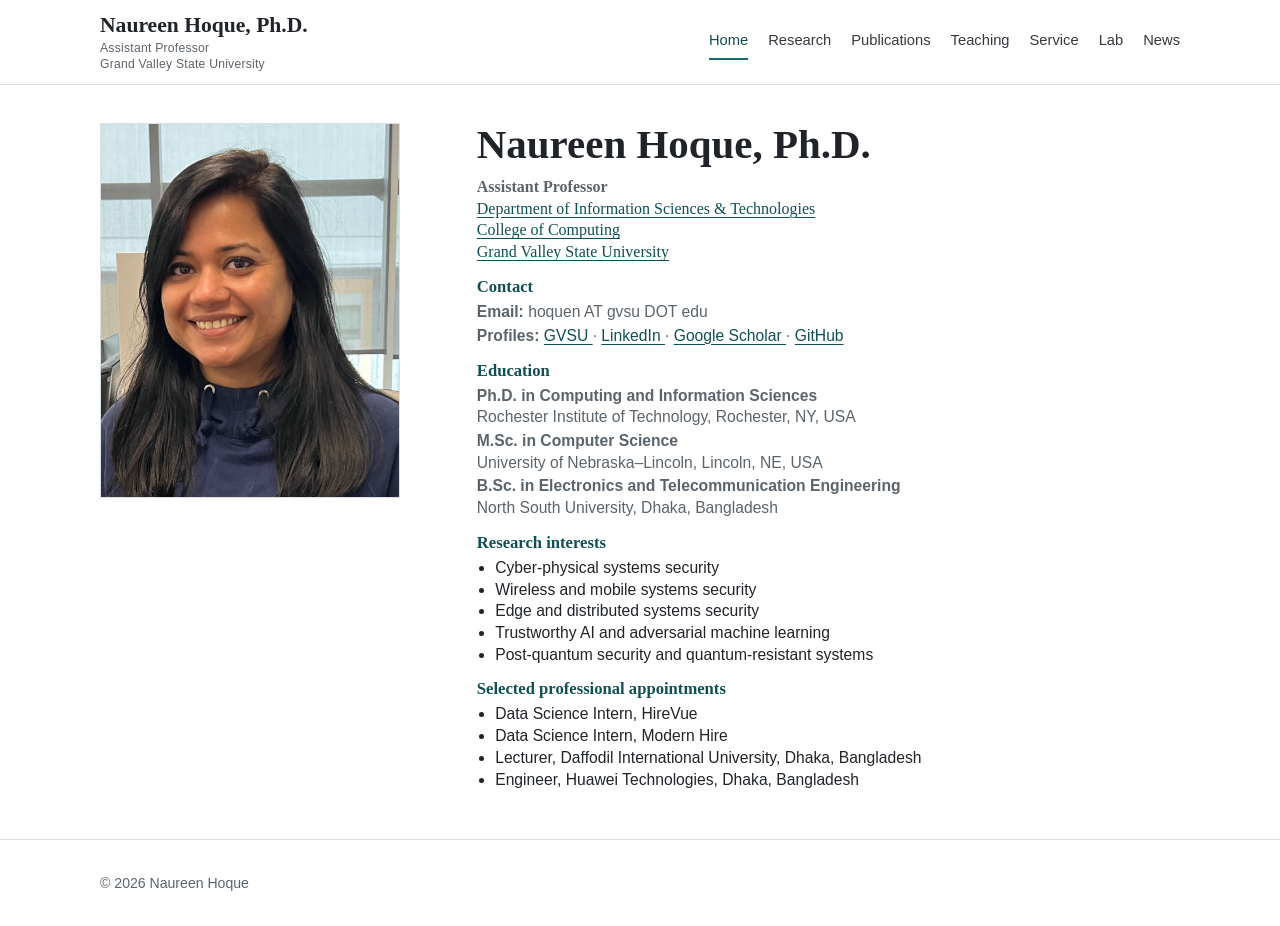
<file: index.html>
<!DOCTYPE html>
<html lang="en">
<head>
  <meta charset="utf-8" />
  <meta name="viewport" content="width=device-width, initial-scale=1" />
  <meta
    name="description"
    content="Naureen Hoque is an Assistant Professor at Grand Valley State University researching wireless security, cybersecurity, and trustworthy artificial intelligence."
  />
  <title>Naureen Hoque</title>
  <link href="styles.css" rel="stylesheet" />
  <script defer src="script.js"></script>
</head>

<body class="home-page">
  <a class="skip-link" href="#main">Skip to main content</a>

  <header class="site-header">
    <div class="shell header-inner">
      <a class="site-name" href="index.html">
        Naureen Hoque, Ph.D.
        <small>Assistant Professor</small>
        <small>Grand Valley State University</small>
      </a>

      <button
        class="menu-button"
        type="button"
        aria-controls="primary-nav"
        aria-expanded="false"
      >
        Menu
      </button>

      <nav
        id="primary-nav"
        class="nav-links"
        aria-label="Primary navigation"
      >
        <a href="index.html" aria-current="page">Home</a>
        <a href="research.html">Research</a>
        <a href="publications.html">Publications</a>
        <a href="teaching.html">Teaching</a>
        <a href="service.html">Service</a>
        <a href="lab.html">Lab</a>
        <a href="news.html">News</a>
      </nav>
    </div>
  </header>

  <main id="main">
    <section class="hero home-hero">
      <div class="shell hero-grid">

        <div class="profile-column">
          <img
            class="portrait"
            src="profile.jpg"
            alt="Portrait of Naureen Hoque"
          />
        </div>

        <div class="hero-copy homepage-details">
          <h1>Naureen Hoque, Ph.D.</h1>

          <div class="homepage-position">
            <p>Assistant Professor</p>
              <p>
                <a
                  href="https://www.gvsu.edu/computing/department-of-information-sciences-and-technologies-181"
                  target="_blank"
                  rel="noopener noreferrer"
                >
                  Department of Information Sciences &amp; Technologies
                </a>
              </p>
            <p>
              <a
                href="https://www.gvsu.edu/computing/"
                target="_blank"
                rel="noopener noreferrer"
              >College of Computing</a>
            </p>
            <p>
              <a
                href="https://www.gvsu.edu/"
                target="_blank"
                rel="noopener noreferrer"
              >Grand Valley State University</a>
            </p>
          </div>

          <section class="homepage-info-block">
          <h2>Contact</h2>
            <p>
              <strong>Email:</strong>
              hoquen AT gvsu DOT edu
            </p>
            <p>
              <strong>Profiles:</strong>
              <a
                href="https://www.gvsu.edu/computing/hoque-naureen-193"
                target="_blank"
                rel="noopener noreferrer"
              >
                GVSU
              </a>
              ·
              <a
                href="https://www.linkedin.com/in/naureenhoque/"
                target="_blank"
                rel="noopener noreferrer"
              >
                LinkedIn
              </a>
              ·
              <a
                href="https://scholar.google.com/citations?user=wmNvIxQAAAAJ&hl=en"
                target="_blank"
                rel="noopener noreferrer"
              >
                Google Scholar
              </a>
              ·
              <a
                href="https://github.com/naureenhoque"
                target="_blank"
                rel="noopener noreferrer"
              >
                GitHub
              </a>
            </p>
          </section>

          <section class="homepage-info-block">
            <h2>Education</h2>
            <p>
              <strong>Ph.D. in Computing and Information Sciences</strong><br />
              Rochester Institute of Technology, Rochester, NY, USA
            </p>
            <p>
              <strong>M.Sc. in Computer Science</strong><br />
              University of Nebraska–Lincoln, Lincoln, NE, USA
            </p>
            <p>
              <strong>B.Sc. in Electronics and Telecommunication Engineering</strong><br />
              North South University, Dhaka, Bangladesh
            </p>
          </section>

          <section class="homepage-info-block">
            <h2>Research interests</h2>
            <ul>
              <li>Cyber-physical systems security</li>
              <li>Wireless and mobile systems security</li>
              <li>Edge and distributed systems security</li>
              <li>Trustworthy AI and adversarial machine learning</li>
              <li>Post-quantum security and quantum-resistant systems</li>
            </ul>
          </section>

          <section class="homepage-info-block">
            <h2>Selected professional appointments</h2>
            <ul>
              <li>Data Science Intern, HireVue</li>
              <li>Data Science Intern, Modern Hire</li>
              <li>Lecturer, Daffodil International University, Dhaka, Bangladesh</li>
              <li>Engineer, Huawei Technologies, Dhaka, Bangladesh</li>
            </ul>
          </section>
        </div>

      </div>
    </section>
  </main>

  <footer class="site-footer">
    <div class="shell footer-inner">
      <span>© <span data-current-year></span> Naureen Hoque</span>
    </div>
  </footer>
</body>
</html>
</file>
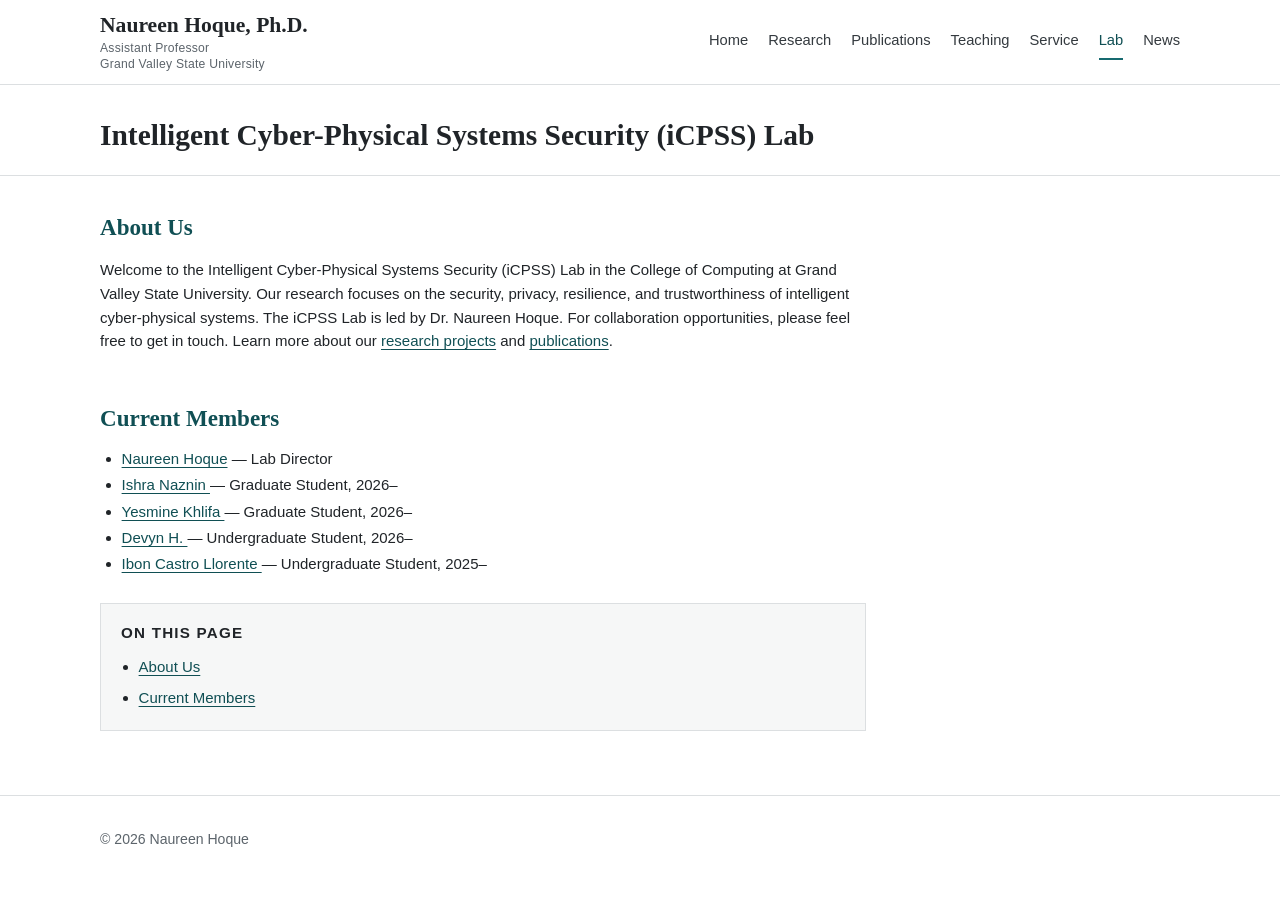
<file: lab.html>
<!DOCTYPE html>
<html lang="en">
<head>
  <meta charset="utf-8" />
  <meta name="viewport" content="width=device-width, initial-scale=1" />

  <meta
    name="description"
    content="Intelligent Cyber-Physical Systems Security Lab at Grand Valley State University."
  />

  <title>iCPSS Lab | Naureen Hoque</title>

  <link href="styles.css" rel="stylesheet" />
  <script defer src="script.js"></script>
</head>

<body class="lab-page-view">
  <a class="skip-link" href="#main">Skip to main content</a>

  <header class="site-header">
    <div class="shell header-inner">
      <a class="site-name" href="index.html">
        Naureen Hoque, Ph.D.
        <small>Assistant Professor</small>
        <small>Grand Valley State University</small>
      </a>

      <button
        class="menu-button"
        type="button"
        aria-controls="primary-nav"
        aria-expanded="false"
      >
        Menu
      </button>

      <nav
        id="primary-nav"
        class="nav-links"
        aria-label="Primary navigation"
      >
        <a href="index.html">Home</a>
        <a href="research.html">Research</a>
        <a href="publications.html">Publications</a>
        <a href="teaching.html">Teaching</a>
        <a href="service.html">Service</a>
        <a href="lab.html" aria-current="page">Lab</a>
        <a href="news.html">News</a>
      </nav>
    </div>
  </header>

  <main id="main">
    <section class="page-title">
      <div class="shell">
        <h1>
          Intelligent Cyber-Physical Systems Security (iCPSS) Lab
        </h1>
      </div>
    </section>

    <div class="content">
      <div class="shell content-grid">

        <div class="main-column service-page">

          <!-- About Us -->
          <section id="about-us">
            <h2>About Us</h2>

            <p>
              Welcome to the Intelligent Cyber-Physical Systems Security
              (iCPSS) Lab in the College of Computing at Grand Valley State
              University. Our research focuses on the security, privacy, resilience, and
              trustworthiness of intelligent cyber-physical
              systems. The iCPSS Lab is led by Dr. Naureen Hoque. For
              collaboration opportunities, please feel free to get in touch. Learn more about our
              <a href="research.html">research projects</a>
              and
              <a href="publications.html">publications</a>.
            </p>
          </section>

          <!-- Current Members -->
          <section id="current-members">
            <h2>Current Members</h2>
          
            <ul class="service-list">
              <li>
                <a href="index.html">Naureen Hoque</a>
                — Lab Director
              </li>

              <li>
                <a
                  href="https://www.linkedin.com/in/ishra-naznin-9a4939380/"
                  target="_blank"
                  rel="noopener noreferrer"
                >
                  Ishra Naznin
                </a>
                — Graduate Student, 2026–
              </li>
          
              <li>
                <a
                  href="https://www.linkedin.com/in/yesmine-khlifa/"
                  target="_blank"
                  rel="noopener noreferrer"
                >
                  Yesmine Khlifa
                </a>
                — Graduate Student, 2026–
              </li>
              
              <li>
                <a
                  href="https://www.linkedin.com"
                  target="_blank"
                  rel="noopener noreferrer"
                >
                  Devyn H.
                </a>
                — Undergraduate Student, 2026–
              </li>
          
              <li>
                <a
                  href="https://www.linkedin.com/in/ibon-castro/"
                  target="_blank"
                  rel="noopener noreferrer"
                >
                  Ibon Castro Llorente
                </a>
                — Undergraduate Student, 2025–
              </li>
            </ul>
          </section>

        <aside class="aside">
          <h2>On this page</h2>

          <ul>
            <li><a href="#about-us">About Us</a></li>
            <li><a href="#current-members">Current Members</a></li>
          </ul>
        </aside>

      </div>
    </div>
  </main>

  <footer class="site-footer">
    <div class="shell footer-inner">
      <span>
        © <span data-current-year></span> Naureen Hoque
      </span>
    </div>
  </footer>
</body>
</html>
</file>
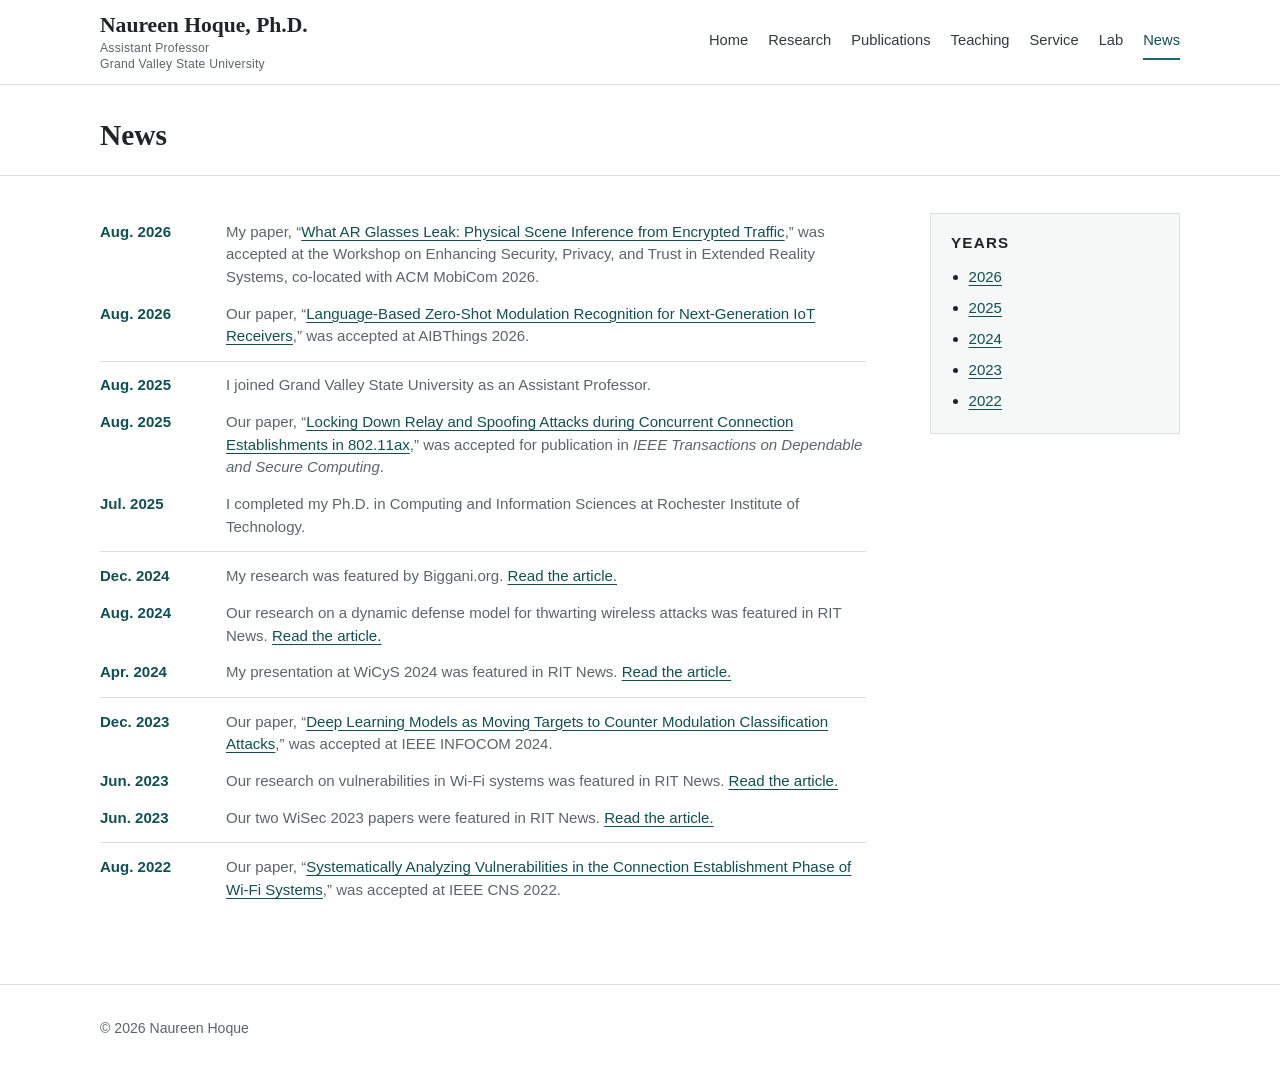
<file: news.html>
<!DOCTYPE html>
<html lang="en">
<head>
  <meta charset="utf-8" />
  <meta name="viewport" content="width=device-width, initial-scale=1" />

  <meta
    name="description"
    content="News, publication updates, and media coverage of Naureen Hoque."
  />

  <title>News | Naureen Hoque</title>

  <link href="styles.css" rel="stylesheet" />
  <script defer src="script.js"></script>
</head>

<body class="news-page">
  <a class="skip-link" href="#main">Skip to main content</a>

  <header class="site-header">
    <div class="shell header-inner">
      <a class="site-name" href="index.html">
        Naureen Hoque, Ph.D.
        <small>Assistant Professor</small>
        <small>Grand Valley State University</small>
      </a>

      <button
        class="menu-button"
        type="button"
        aria-controls="primary-nav"
        aria-expanded="false"
      >
        Menu
      </button>

      <nav
        id="primary-nav"
        class="nav-links"
        aria-label="Primary navigation"
      >
        <a href="index.html">Home</a>
        <a href="research.html">Research</a>
        <a href="publications.html">Publications</a>
        <a href="teaching.html">Teaching</a>
        <a href="service.html">Service</a>
        <a href="lab.html">Lab</a>
        <a href="news.html" aria-current="page">News</a>
      </nav>
    </div>
  </header>

  <main id="main">
    <section class="page-title">
      <div class="shell">
        <h1>News</h1>
      </div>
    </section>

    <div class="content">
      <div class="shell content-grid">

        <div class="main-column">
          <section id="news">
            <ul class="news-list">

              <!-- 2026 -->

              <li id="year-2026">
                <time datetime="2026-08">Aug. 2026</time>

                <p>
                  My paper,
                  “<a href="publications.html#year-2026">What AR Glasses
                  Leak: Physical Scene Inference from Encrypted Traffic</a>,”
                  was accepted at the Workshop on Enhancing
                  Security, Privacy, and Trust in Extended Reality Systems,
                  co-located with ACM MobiCom 2026.
                </p>
              </li>

              <li class="year-end">
                <time datetime="2026-08">Aug. 2026</time>

                <p>
                  Our paper,
                  “<a href="publications.html#year-2026">Language-Based
                  Zero-Shot Modulation Recognition for Next-Generation IoT
                  Receivers</a>,”
                  was accepted at AIBThings 2026.
                </p>
              </li>

              <!-- 2025 -->

              <li id="year-2025">
                <time datetime="2025-08">Aug. 2025</time>

                <p>
                  I joined Grand Valley State University as an Assistant
                  Professor.
                </p>
              </li>

              <li>
                <time datetime="2025-08">Aug. 2025</time>

                <p>
                  Our paper,
                  “<a href="publications.html#year-2025">Locking Down Relay
                  and Spoofing Attacks during Concurrent Connection
                  Establishments in 802.11ax</a>,”
                  was accepted for publication in
                  <em>IEEE Transactions on Dependable and Secure Computing</em>.
                </p>
              </li>

              <li class="year-end">
                <time datetime="2025-07">Jul. 2025</time>

                <p>
                  I completed my Ph.D. in Computing and Information Sciences
                  at Rochester Institute of Technology.
                </p>
              </li>

              <!-- 2024 -->

              <li id="year-2024">
                <time datetime="2024-12-19">Dec. 2024</time>

                <p>
                  My research was featured by Biggani.org.
                  <a
                    href="https://biggani.org/dr-naureen-hoque/"
                    target="_blank"
                    rel="noopener noreferrer"
                  >Read the article.</a>
                </p>
              </li>

              <li>
                <time datetime="2024-08-14">Aug. 2024</time>

                <p>
                  Our research on a dynamic defense model for thwarting
                  wireless attacks was featured in RIT News.
                  <a
                    href="https://www.rit.edu/wisplab/news/rit-researchers-present-novel-dynamic-defense-model-thwarting-wireless-attacks-ieee-infocom"
                    target="_blank"
                    rel="noopener noreferrer"
                  >Read the article.</a>
                </p>
              </li>

              <li class="year-end">
                <time datetime="2024-04-29">Apr. 2024</time>

                <p>
                  My presentation at WiCyS 2024 was featured in RIT News.
                  <a
                    href="https://www.rit.edu/news/phd-candidate-presents-women-cybersecurity-2024-conference"
                    target="_blank"
                    rel="noopener noreferrer"
                  >Read the article.</a>
                </p>
              </li>

              <!-- 2023 -->

              <li id="year-2023">
                <time datetime="2023-12">Dec. 2023</time>

                <p>
                  Our paper,
                  “<a href="publications.html#year-2024">Deep Learning Models
                  as Moving Targets to Counter Modulation Classification
                  Attacks</a>,”
                  was accepted at IEEE INFOCOM 2024.
                </p>
              </li>

              <li>
                <time datetime="2023-06-27">Jun. 2023</time>

                <p>
                  Our research on vulnerabilities in Wi-Fi systems was
                  featured in RIT News.
                  <a
                    href="https://www.rit.edu/news/gccis-team-presents-vulnerabilities-wi-fi-systems"
                    target="_blank"
                    rel="noopener noreferrer"
                  >Read the article.</a>
                </p>
              </li>

              <li class="year-end">
                <time datetime="2023-06-27">Jun. 2023</time>

                <p>
                  Our two WiSec 2023 papers were featured in RIT News.
                  <a
                    href="https://www.rit.edu/news/hoque-rahbari-present-papers-acm-conference"
                    target="_blank"
                    rel="noopener noreferrer"
                  >Read the article.</a>
                </p>
              </li>

              <!-- 2022 -->

              <li id="year-2022" class="year-end">
                <time datetime="2022-08">Aug. 2022</time>

                <p>
                  Our paper,
                  “<a href="publications.html#year-2022">Systematically
                  Analyzing Vulnerabilities in the Connection Establishment
                  Phase of Wi-Fi Systems</a>,”
                  was accepted at IEEE CNS 2022.
                </p>
              </li>

            </ul>
          </section>
        </div>

        <aside class="aside">
          <h2>Years</h2>

          <ul>
            <li><a href="#year-2026">2026</a></li>
            <li><a href="#year-2025">2025</a></li>
            <li><a href="#year-2024">2024</a></li>
            <li><a href="#year-2023">2023</a></li>
            <li><a href="#year-2022">2022</a></li>
          </ul>
        </aside>

      </div>
    </div>
  </main>

  <footer class="site-footer">
    <div class="shell footer-inner">
      <span>
        © <span data-current-year></span> Naureen Hoque
      </span>
    </div>
  </footer>
</body>
</html>
</file>
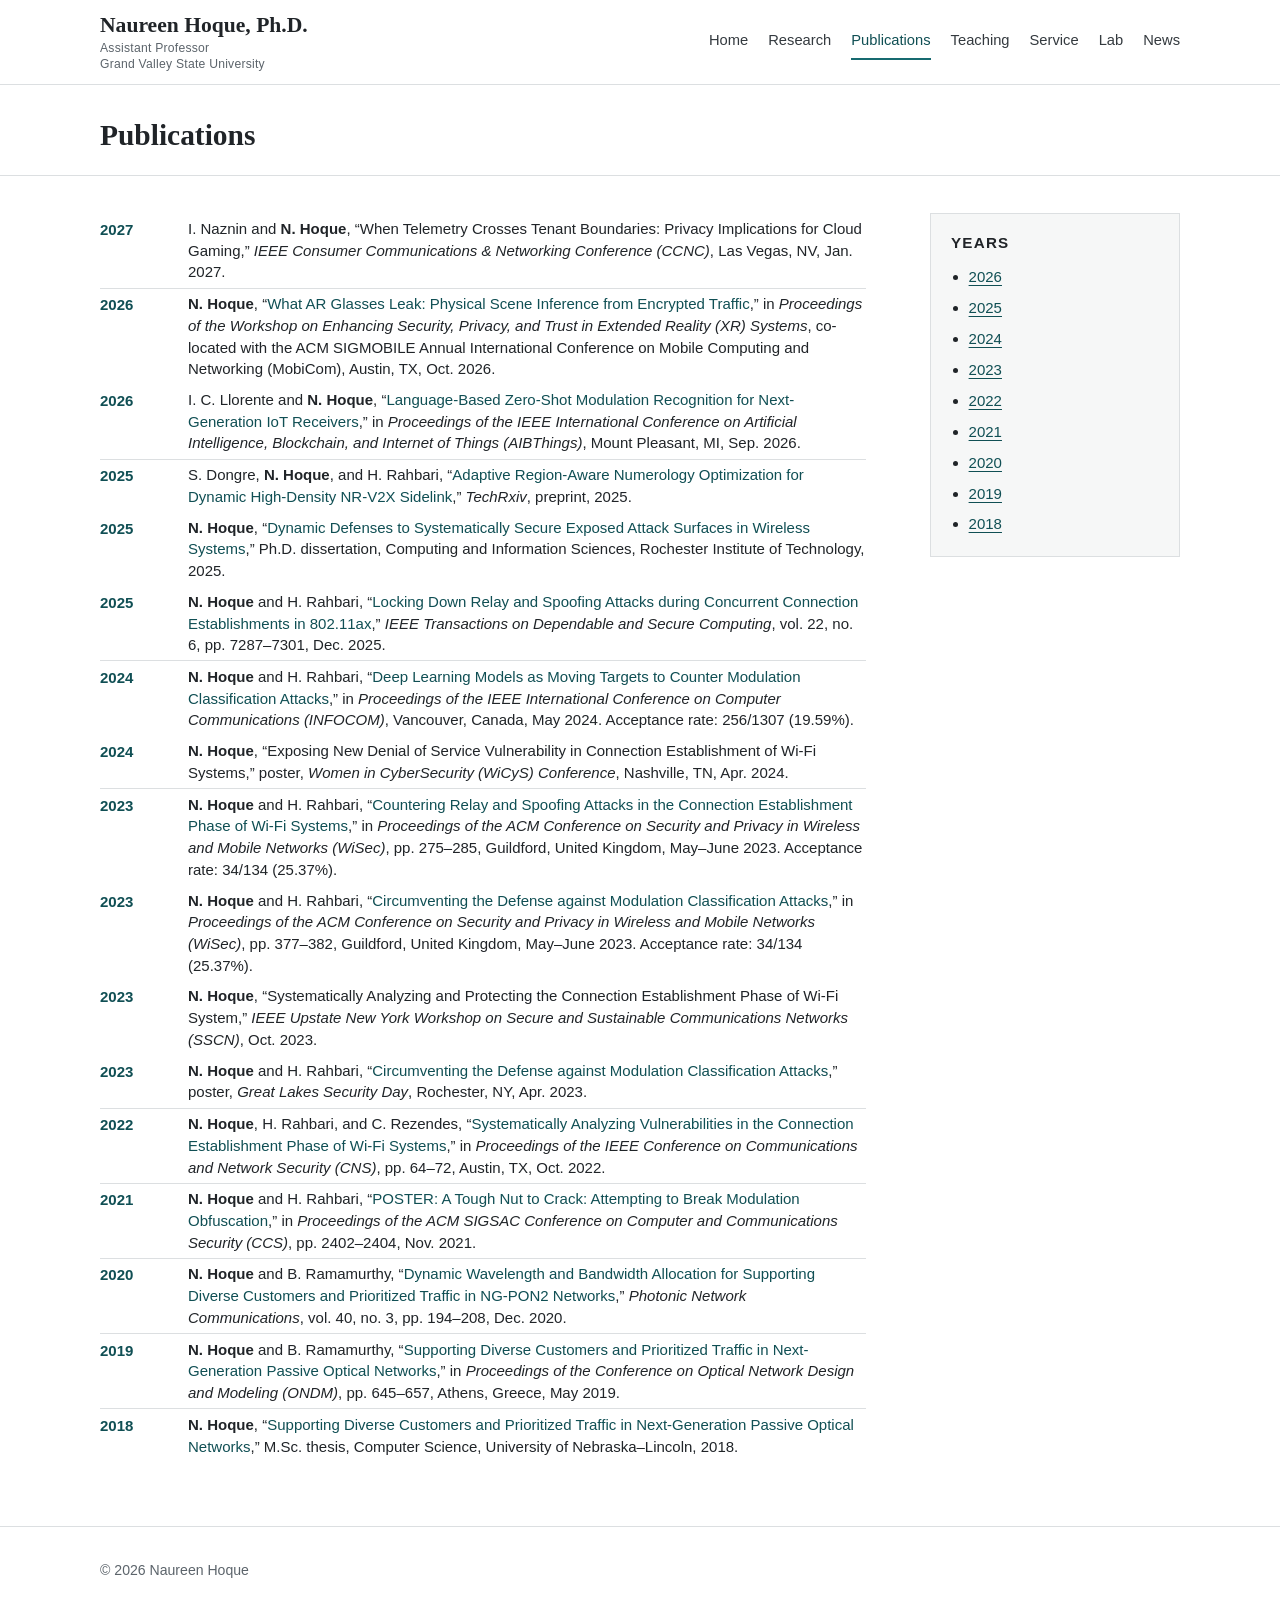
<file: publications.html>
<!DOCTYPE html>
<html lang="en">
<head>
  <meta charset="utf-8" />
  <meta name="viewport" content="width=device-width, initial-scale=1" />
  <meta
    name="description"
    content="Publications, dissertations, conference papers, workshops, and posters by Naureen Hoque."
  />
  <title>Publications | Naureen Hoque</title>
  <link href="styles.css" rel="stylesheet" />
  <script defer src="script.js"></script>
</head>
<body class="publications-page">
  <a class="skip-link" href="#main">Skip to main content</a>

  <header class="site-header">
    <div class="shell header-inner">
      <a class="site-name" href="index.html">
        Naureen Hoque, Ph.D.
        <small>Assistant Professor</small>
        <small>Grand Valley State University</small>
      </a>

      <button
        class="menu-button"
        type="button"
        aria-controls="primary-nav"
        aria-expanded="false"
      >
        Menu
      </button>

      <nav id="primary-nav" class="nav-links" aria-label="Primary navigation">
        <a href="index.html">Home</a>
        <a href="research.html">Research</a>
        <a href="publications.html" aria-current="page">Publications</a>
        <a href="teaching.html">Teaching</a>
        <a href="service.html">Service</a>
        <a href="lab.html">Lab</a>
        <a href="news.html">News</a>
      </nav>
    </div>
  </header>

  <main id="main">
    <section class="page-title">
      <div class="shell">
        <h1>Publications</h1>
      </div>
    </section>

    <div class="content">
      <div class="shell content-grid">
        <div class="main-column">
          <section id="publications">
            <ul class="publication-list">
              
            
          <!-- 2027 -->
          
          <li id="year-2027" class="year-end">
            <span class="pub-year">2027</span>
          
            <div>
              <p class="publication-entry">
                I. Naznin and <strong>N. Hoque</strong>,
                “When Telemetry Crosses Tenant Boundaries: Privacy Implications for Cloud Gaming,”
                <em>IEEE Consumer Communications &amp; Networking Conference (CCNC)</em>, 
                Las Vegas, NV, Jan. 2027.
              </p>
            </div>
          </li>

              
          <!-- 2026 -->

            <li id="year-2026">
              <span class="pub-year">2026</span>
            
              <div>
                <p class="publication-entry">
                  <strong>N. Hoque</strong>,
                  “<a href="https://dl.acm.org/doi/abs/10.1145/3842203.3844594" target="_blank" rel="noopener noreferrer">What AR Glasses Leak: Physical Scene Inference from Encrypted Traffic</a>,”
                  in <em>Proceedings of the Workshop on Enhancing Security, Privacy,
                  and Trust in Extended Reality (XR) Systems</em>, co-located with the
                  ACM SIGMOBILE Annual International Conference on Mobile Computing
                  and Networking (MobiCom), Austin, TX, Oct. 2026.
                </p>

              </div>
            </li>
            
            <li class="year-end">
              <span class="pub-year">2026</span>
              
              <div>
                <p class="publication-entry">
                  I. C. Llorente and <strong>N. Hoque</strong>,
                  “<a href="https://ieeexplore.ieee.org/abstract/document/11771219" target="_blank" rel="noopener noreferrer">Language-Based Zero-Shot Modulation Recognition for Next-Generation
                  IoT Receivers</a>,” in <em>Proceedings of the IEEE International Conference
                  on Artificial Intelligence, Blockchain, and Internet of Things
                  (AIBThings)</em>, Mount Pleasant, MI, Sep. 2026.
                </p>

              </div>
            </li>
              
              <!-- 2025 -->
              <li id="year-2025">
                <span class="pub-year">2025</span>
                <div>
                  <p class="publication-entry">
                    S. Dongre, <strong>N. Hoque</strong>, and H. Rahbari,
                    “<a href="https://doi.org/10.36227/techrxiv.176620814.49311584/v1" target="_blank" rel="noopener noreferrer">Adaptive Region-Aware Numerology Optimization for Dynamic High-Density NR-V2X Sidelink</a>,”
                    <em>TechRxiv</em>, preprint, 2025.
                  </p>
                </div>
              </li>

              <li>
                <span class="pub-year">2025</span>
                <div>
                  <p class="publication-entry">
                    <strong>N. Hoque</strong>,
                    “<a href="https://repository.rit.edu/theses/12262/" target="_blank" rel="noopener noreferrer">Dynamic Defenses to Systematically Secure Exposed Attack Surfaces in Wireless Systems</a>,”
                    Ph.D. dissertation, Computing and Information Sciences, Rochester Institute of Technology, 2025.
                  </p>
                </div>
              </li>

              <li class="year-end">
                <span class="pub-year">2025</span>
                <div>
                  <p class="publication-entry">
                    <strong>N. Hoque</strong> and H. Rahbari,
                    “<a href="https://doi.org/10.1109/TDSC.2025.3596245" target="_blank" rel="noopener noreferrer">Locking Down Relay and Spoofing Attacks during Concurrent Connection Establishments in 802.11ax</a>,”
                    <em>IEEE Transactions on Dependable and Secure Computing</em>, vol. 22, no. 6, pp. 7287–7301, Dec. 2025.
                  </p>
                </div>
              </li>

              <!-- 2024 -->
              <li id="year-2024">
                <span class="pub-year">2024</span>
                <div>
                  <p class="publication-entry">
                    <strong>N. Hoque</strong> and H. Rahbari,
                    “<a href="https://doi.org/10.1109/INFOCOM52122.2024.10621413" target="_blank" rel="noopener noreferrer">Deep Learning Models as Moving Targets to Counter Modulation Classification Attacks</a>,”
                    in <em>Proceedings of the IEEE International Conference on Computer Communications (INFOCOM)</em>, Vancouver, Canada, May 2024. Acceptance rate: 256/1307 (19.59%).
                  </p>
                </div>
              </li>

              <li class="year-end">
                <span class="pub-year">2024</span>
                <div>
                  <p class="publication-entry">
                    <strong>N. Hoque</strong>,
                    “Exposing New Denial of Service Vulnerability in Connection Establishment of Wi-Fi Systems,”
                    poster, <em>Women in CyberSecurity (WiCyS) Conference</em>, Nashville, TN, Apr. 2024.
                  </p>
                </div>
              </li>

              <!-- 2023 -->
              <li id="year-2023">
                <span class="pub-year">2023</span>
                <div>
                  <p class="publication-entry">
                    <strong>N. Hoque</strong> and H. Rahbari,
                    “<a href="https://doi.org/10.1145/3558482.3590185" target="_blank" rel="noopener noreferrer">Countering Relay and Spoofing Attacks in the Connection Establishment Phase of Wi-Fi Systems</a>,”
                    in <em>Proceedings of the ACM Conference on Security and Privacy in Wireless and Mobile Networks (WiSec)</em>, pp. 275–285, Guildford, United Kingdom, May–June 2023. Acceptance rate: 34/134 (25.37%).
                  </p>
                </div>
              </li>

              <li>
                <span class="pub-year">2023</span>
                <div>
                  <p class="publication-entry">
                    <strong>N. Hoque</strong> and H. Rahbari,
                    “<a href="https://doi.org/10.1145/3558482.3590197" target="_blank" rel="noopener noreferrer">Circumventing the Defense against Modulation Classification Attacks</a>,”
                    in <em>Proceedings of the ACM Conference on Security and Privacy in Wireless and Mobile Networks (WiSec)</em>, pp. 377–382, Guildford, United Kingdom, May–June 2023. Acceptance rate: 34/134 (25.37%).
                  </p>
                </div>
              </li>

              <li>
                <span class="pub-year">2023</span>
                <div>
                  <p class="publication-entry">
                    <strong>N. Hoque</strong>,
                    “Systematically Analyzing and Protecting the Connection Establishment Phase of Wi-Fi System,”
                    <em>IEEE Upstate New York Workshop on Secure and Sustainable Communications Networks (SSCN)</em>, Oct. 2023.
                  </p>
                </div>
              </li>

              <li class="year-end">
                <span class="pub-year">2023</span>
                <div>
                  <p class="publication-entry">
                    <strong>N. Hoque</strong> and H. Rahbari,
                    “<a href="https://doi.org/10.1145/3558482.3590197" target="_blank" rel="noopener noreferrer">Circumventing the Defense against Modulation Classification Attacks</a>,”
                    poster, <em>Great Lakes Security Day</em>, Rochester, NY, Apr. 2023.
                  </p>
                </div>
              </li>

              <!-- 2022 -->
              <li id="year-2022" class="year-end">
                <span class="pub-year">2022</span>
                <div>
                  <p class="publication-entry">
                    <strong>N. Hoque</strong>, H. Rahbari, and C. Rezendes,
                    “<a href="https://doi.org/10.1109/CNS56114.2022.9947252" target="_blank" rel="noopener noreferrer">Systematically Analyzing Vulnerabilities in the Connection Establishment Phase of Wi-Fi Systems</a>,”
                    in <em>Proceedings of the IEEE Conference on Communications and Network Security (CNS)</em>, pp. 64–72, Austin, TX, Oct. 2022.
                  </p>
                </div>
              </li>

              <!-- 2021 -->
              <li id="year-2021" class="year-end">
                <span class="pub-year">2021</span>
                <div>
                  <p class="publication-entry">
                    <strong>N. Hoque</strong> and H. Rahbari,
                    “<a href="https://doi.org/10.1145/3460120.3485344" target="_blank" rel="noopener noreferrer">POSTER: A Tough Nut to Crack: Attempting to Break Modulation Obfuscation</a>,”
                    in <em>Proceedings of the ACM SIGSAC Conference on Computer and Communications Security (CCS)</em>, pp. 2402–2404, Nov. 2021.
                  </p>
                </div>
              </li>

              <!-- 2020 -->
              <li id="year-2020" class="year-end">
                <span class="pub-year">2020</span>
                <div>
                  <p class="publication-entry">
                    <strong>N. Hoque</strong> and B. Ramamurthy,
                    “<a href="https://doi.org/10.1007/s11107-020-00922-8" target="_blank" rel="noopener noreferrer">Dynamic Wavelength and Bandwidth Allocation for Supporting Diverse Customers and Prioritized Traffic in NG-PON2 Networks</a>,”
                    <em>Photonic Network Communications</em>, vol. 40, no. 3, pp. 194–208, Dec. 2020.
                  </p>
                </div>
              </li>

              <!-- 2019 -->
              <li id="year-2019" class="year-end">
                <span class="pub-year">2019</span>
                <div>
                  <p class="publication-entry">
                    <strong>N. Hoque</strong> and B. Ramamurthy,
                    “<a href="https://par.nsf.gov/servlets/purl/10122426" target="_blank" rel="noopener noreferrer">Supporting Diverse Customers and Prioritized Traffic in Next-Generation Passive Optical Networks</a>,”
                    in <em>Proceedings of the Conference on Optical Network Design and Modeling (ONDM)</em>, pp. 645–657, Athens, Greece, May 2019.
                  </p>
                </div>
              </li>

              <!-- 2018 -->
              <li id="year-2018" class="year-end">
                <span class="pub-year">2018</span>
                <div>
                  <p class="publication-entry">
                    <strong>N. Hoque</strong>,
                    “<a href="https://digitalcommons.unl.edu/computerscidiss/156/" target="_blank" rel="noopener noreferrer">Supporting Diverse Customers and Prioritized Traffic in Next-Generation Passive Optical Networks</a>,”
                    M.Sc. thesis, Computer Science, University of Nebraska–Lincoln, 2018.
                  </p>
                </div>
              </li>

            </ul>
          </section>
        </div>

        <aside class="aside">
          <h2>Years</h2>
          <ul>
            <li><a href="#year-2025">2026</a></li>
            <li><a href="#year-2025">2025</a></li>
            <li><a href="#year-2024">2024</a></li>
            <li><a href="#year-2023">2023</a></li>
            <li><a href="#year-2022">2022</a></li>
            <li><a href="#year-2021">2021</a></li>
            <li><a href="#year-2020">2020</a></li>
            <li><a href="#year-2019">2019</a></li>
            <li><a href="#year-2018">2018</a></li>
          </ul>
        </aside>
      </div>
    </div>
  </main>

  <footer class="site-footer">
    <div class="shell footer-inner">
      <span>© <span data-current-year></span> Naureen Hoque</span>
    </div>
  </footer>
</body>
</html>
</file>
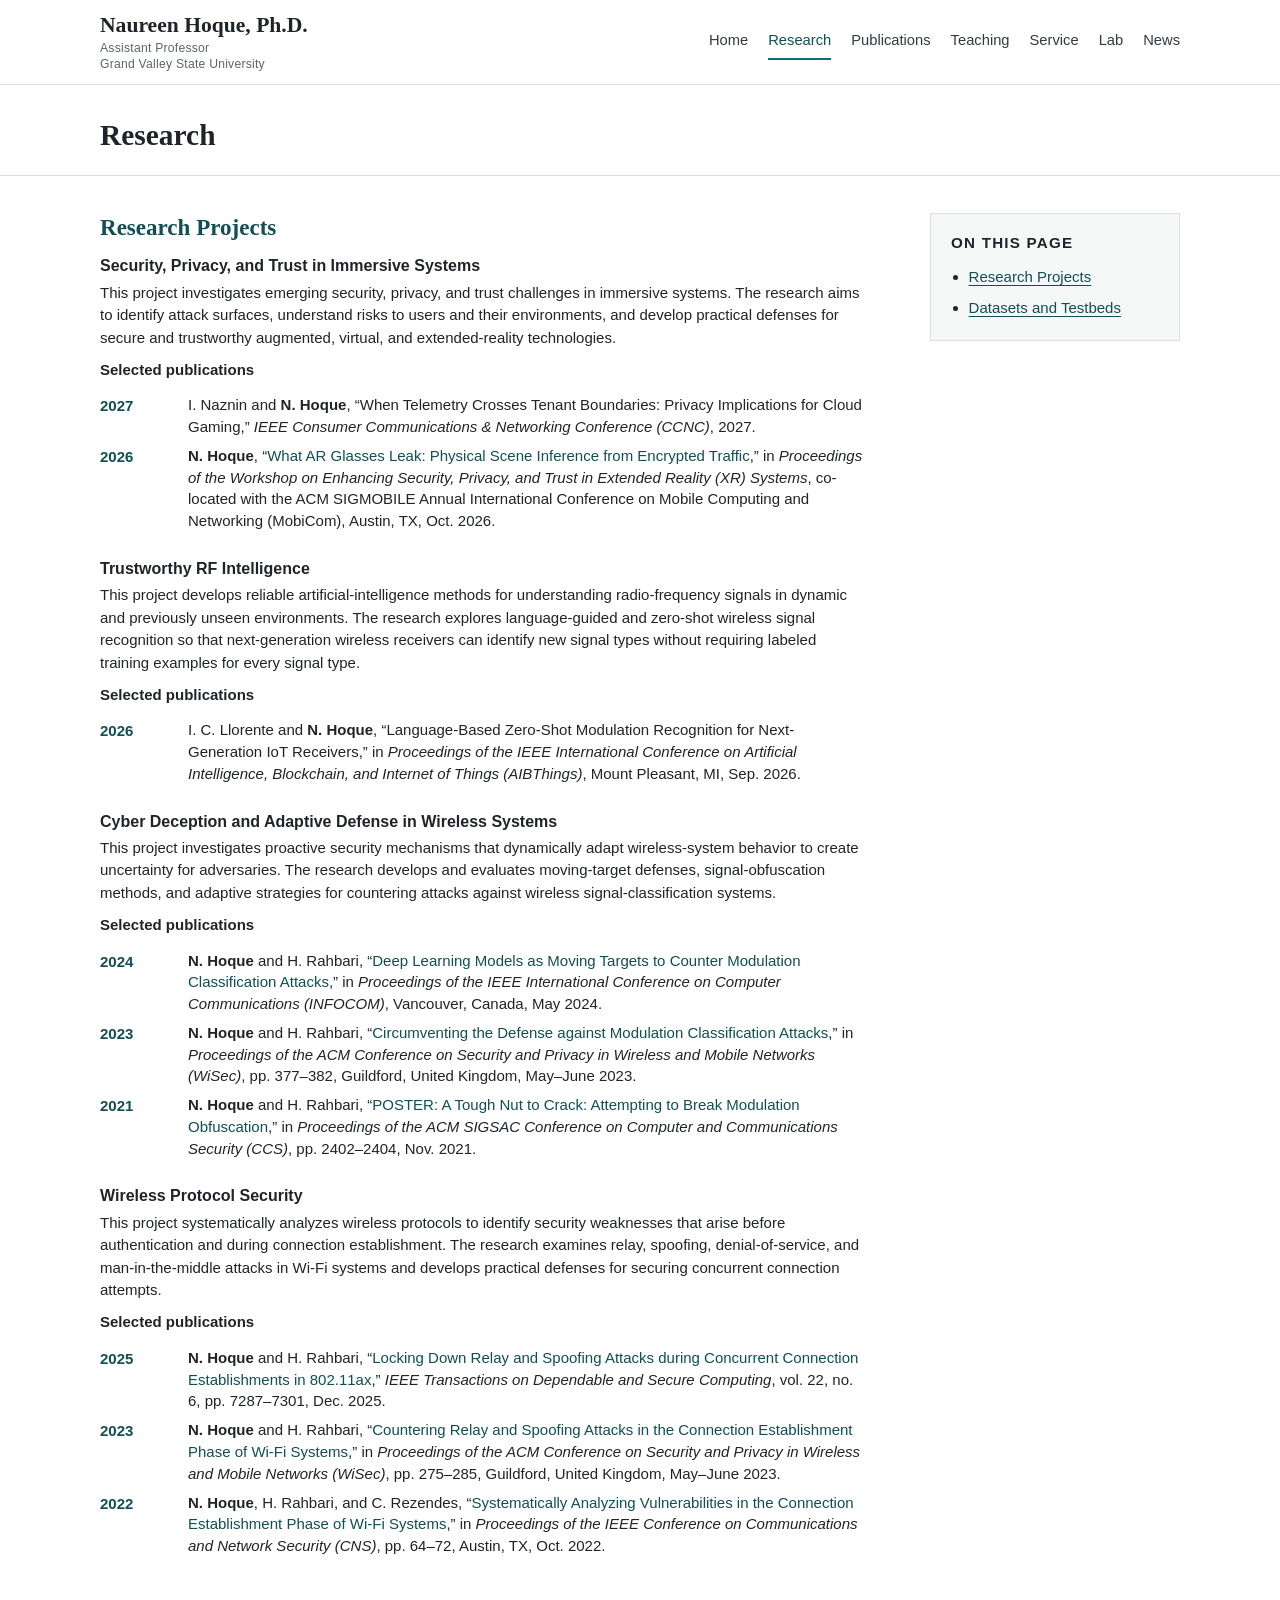
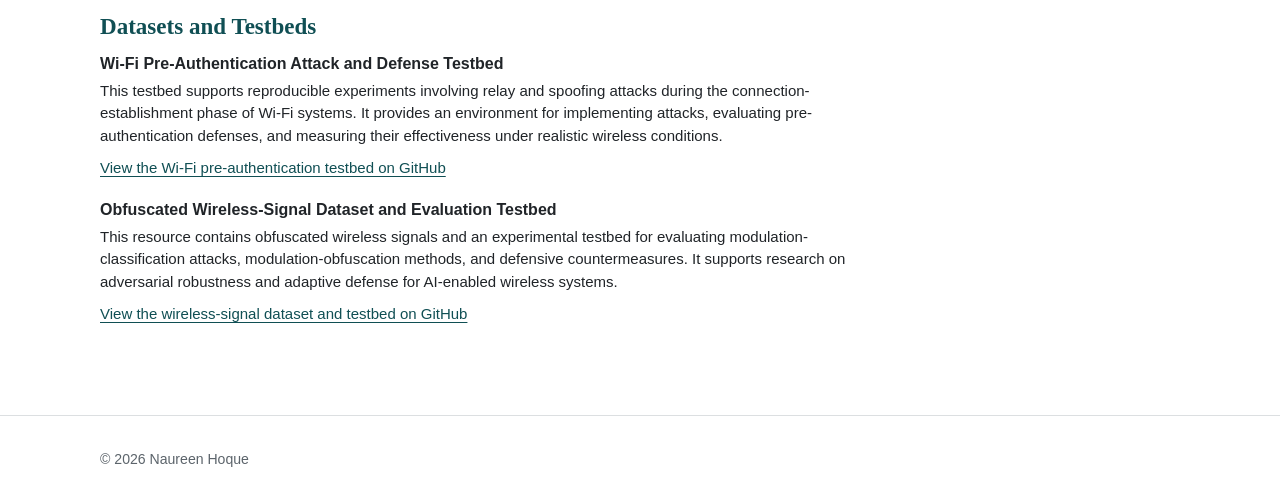
<file: research.html>
<!DOCTYPE html>
<html lang="en">
<head>
  <meta charset="utf-8" />
  <meta name="viewport" content="width=device-width, initial-scale=1" />

  <meta
    name="description"
    content="Research projects, datasets, and testbeds developed by Naureen Hoque."
  />

  <title>Research | Naureen Hoque</title>

  <link href="styles.css" rel="stylesheet" />
  <script defer src="script.js"></script>
</head>

<body class="research-page-view">
  <a class="skip-link" href="#main">Skip to main content</a>

  <header class="site-header">
    <div class="shell header-inner">
      <a class="site-name" href="index.html">
        Naureen Hoque, Ph.D.
        <small>Assistant Professor</small>
        <small>Grand Valley State University</small>
      </a>

      <button
        class="menu-button"
        type="button"
        aria-controls="primary-nav"
        aria-expanded="false"
      >
        Menu
      </button>

      <nav
        id="primary-nav"
        class="nav-links"
        aria-label="Primary navigation"
      >
        <a href="index.html">Home</a>
        <a href="research.html" aria-current="page">Research</a>
        <a href="publications.html">Publications</a>
        <a href="teaching.html">Teaching</a>
        <a href="service.html">Service</a>
        <a href="lab.html">Lab</a>
        <a href="news.html">News</a>
      </nav>
    </div>
  </header>

  <main id="main">
    <section class="page-title">
      <div class="shell">
        <h1>Research</h1>
      </div>
    </section>

    <div class="content">
      <div class="shell content-grid">

        <div class="main-column research-page">

          <!-- Research Projects -->
          <section id="research-projects">
            <h2>Research Projects</h2>


          <!-- Project: Immersive Systems -->
          <div class="research-project" id="immersive-systems">
            <h3>Security, Privacy, and Trust in Immersive Systems</h3>
          
            <p>
              This project investigates emerging security, privacy, and trust
              challenges in immersive systems. The research aims to identify attack
              surfaces, understand risks to users and their environments, and develop
              practical defenses for secure and trustworthy augmented, virtual, and
              extended-reality technologies.
            </p>
          
            <p class="selected-publications-title">
              Selected publications
            </p>
          
            <ul class="publication-list">
          
              <li>
                <span class="pub-year">2027</span>
                <div>
                  <p class="publication-entry">
                    I. Naznin and <strong>N. Hoque</strong>,
                    “When Telemetry Crosses Tenant Boundaries: Privacy Implications
                    for Cloud Gaming,”
                    <em>IEEE Consumer Communications
                    &amp; Networking Conference (CCNC)</em>, 2027.
                  </p>
                </div>
              </li>
          
              <li>
                <span class="pub-year">2026</span>
                <div>
                  <p class="publication-entry">
                    <strong>N. Hoque</strong>,
                    “<a href="https://dl.acm.org/doi/abs/10.1145/3842203.3844594"
                    target="_blank" rel="noopener noreferrer">What AR Glasses Leak:
                    Physical Scene Inference from Encrypted Traffic</a>,”
                    in <em>Proceedings of the Workshop on Enhancing Security,
                    Privacy, and Trust in Extended Reality (XR) Systems</em>,
                    co-located with the ACM SIGMOBILE Annual International Conference
                    on Mobile Computing and Networking (MobiCom),
                    Austin, TX, Oct. 2026.
                  </p>
                </div>
              </li>
          
            </ul>
          </div>


            <!-- Project ZSL -->
            <div class="research-project" id="rf-intelligence">
              <h3>Trustworthy RF Intelligence</h3>

              <p>
                This project develops reliable artificial-intelligence
                methods for understanding radio-frequency signals in
                dynamic and previously unseen environments. The research
                explores language-guided and zero-shot wireless signal
                recognition so that next-generation wireless receivers can
                identify new signal types without requiring labeled
                training examples for every signal type.
              </p>

              <p class="selected-publications-title">
                Selected publications
              </p>

              <ul class="publication-list">
                <li>
                  <span class="pub-year">2026</span>

                  <div>
                    <p class="publication-entry">
                      I. C. Llorente and <strong>N. Hoque</strong>,
                      “Language-Based Zero-Shot Modulation Recognition for
                      Next-Generation IoT Receivers,”
                      in <em>Proceedings of the IEEE International
                      Conference on Artificial Intelligence, Blockchain,
                      and Internet of Things (AIBThings)</em>,
                      Mount Pleasant, MI, Sep. 2026.
                    </p>
                  </div>
                  
                </li>
              </ul>
            </div>
            
            <!-- Project Decection -->
            <div class="research-project" id="adaptive-defense">
              <h3>
                Cyber Deception and Adaptive Defense in Wireless Systems
              </h3>

              <p>
                This project investigates proactive security mechanisms
                that dynamically adapt wireless-system behavior to create
                uncertainty for adversaries. The research develops and
                evaluates moving-target defenses, signal-obfuscation
                methods, and adaptive strategies for countering attacks
                against wireless signal-classification systems.
              </p>

              <p class="selected-publications-title">
                Selected publications
              </p>

              <ul class="publication-list">
                <li>
                  <span class="pub-year">2024</span>

                  <div>
                    <p class="publication-entry">
                      <strong>N. Hoque</strong> and H. Rahbari,
                      “<a
                        href="https://doi.org/10.1109/INFOCOM52122.2024.10621413"
                        target="_blank"
                        rel="noopener noreferrer"
                      >Deep Learning Models as Moving Targets to Counter
                      Modulation Classification Attacks</a>,”
                      in <em>Proceedings of the IEEE International
                      Conference on Computer Communications
                      (INFOCOM)</em>, Vancouver, Canada, May 2024.
                    </p>
                  </div>
                </li>

                <li>
                  <span class="pub-year">2023</span>

                  <div>
                    <p class="publication-entry">
                      <strong>N. Hoque</strong> and H. Rahbari,
                      “<a
                        href="https://doi.org/10.1145/3558482.3590197"
                        target="_blank"
                        rel="noopener noreferrer"
                      >Circumventing the Defense against Modulation
                      Classification Attacks</a>,”
                      in <em>Proceedings of the ACM Conference on Security
                      and Privacy in Wireless and Mobile Networks
                      (WiSec)</em>, pp. 377–382, Guildford,
                      United Kingdom, May–June 2023.
                    </p>
                  </div>
                </li>

                <li>
                  <span class="pub-year">2021</span>

                  <div>
                    <p class="publication-entry">
                      <strong>N. Hoque</strong> and H. Rahbari,
                      “<a
                        href="https://doi.org/10.1145/3460120.3485344"
                        target="_blank"
                        rel="noopener noreferrer"
                      >POSTER: A Tough Nut to Crack: Attempting to Break
                      Modulation Obfuscation</a>,”
                      in <em>Proceedings of the ACM SIGSAC Conference on
                      Computer and Communications Security (CCS)</em>,
                      pp. 2402–2404, Nov. 2021.
                    </p>
                  </div>
                </li>
              </ul>
            </div>

            <!-- Project Wi-Fi -->
            <div class="research-project" id="protocol-security">
              <h3>Wireless Protocol Security</h3>

              <p>
                This project systematically analyzes wireless protocols
                to identify security weaknesses that arise before
                authentication and during connection establishment. The
                research examines relay, spoofing, denial-of-service, and
                man-in-the-middle attacks in Wi-Fi systems and develops
                practical defenses for securing concurrent connection
                attempts.
              </p>

              <p class="selected-publications-title">
                Selected publications
              </p>

              <ul class="publication-list">
                <li>
                  <span class="pub-year">2025</span>

                  <div>
                    <p class="publication-entry">
                      <strong>N. Hoque</strong> and H. Rahbari,
                      “<a
                        href="https://doi.org/10.1109/TDSC.2025.3596245"
                        target="_blank"
                        rel="noopener noreferrer"
                      >Locking Down Relay and Spoofing Attacks during
                      Concurrent Connection Establishments in
                      802.11ax</a>,”
                      <em>IEEE Transactions on Dependable and Secure
                      Computing</em>, vol. 22, no. 6,
                      pp. 7287–7301, Dec. 2025.
                    </p>
                  </div>
                </li>

                <li>
                  <span class="pub-year">2023</span>

                  <div>
                    <p class="publication-entry">
                      <strong>N. Hoque</strong> and H. Rahbari,
                      “<a
                        href="https://doi.org/10.1145/3558482.3590185"
                        target="_blank"
                        rel="noopener noreferrer"
                      >Countering Relay and Spoofing Attacks in the
                      Connection Establishment Phase of Wi-Fi Systems</a>,”
                      in <em>Proceedings of the ACM Conference on Security
                      and Privacy in Wireless and Mobile Networks
                      (WiSec)</em>, pp. 275–285, Guildford,
                      United Kingdom, May–June 2023.
                    </p>
                  </div>
                </li>

                <li>
                  <span class="pub-year">2022</span>

                  <div>
                    <p class="publication-entry">
                      <strong>N. Hoque</strong>, H. Rahbari,
                      and C. Rezendes,
                      “<a
                        href="https://doi.org/10.1109/CNS56114.2022.9947252"
                        target="_blank"
                        rel="noopener noreferrer"
                      >Systematically Analyzing Vulnerabilities in the
                      Connection Establishment Phase of Wi-Fi Systems</a>,”
                      in <em>Proceedings of the IEEE Conference on
                      Communications and Network Security (CNS)</em>,
                      pp. 64–72, Austin, TX, Oct. 2022.
                    </p>
                  </div>
                </li>
              </ul>
            </div>
          </section>

          <!-- Datasets and Testbeds -->
          <section id="datasets-testbeds">
            <h2>Datasets and Testbeds</h2>

            <div class="research-resource" id="wifi-testbed">
              <h3>
                Wi-Fi Pre-Authentication Attack and Defense Testbed
              </h3>

              <p>
                This testbed supports reproducible experiments involving
                relay and spoofing attacks during the connection-
                establishment phase of Wi-Fi systems. It provides an
                environment for implementing attacks, evaluating
                pre-authentication defenses, and measuring their
                effectiveness under realistic wireless conditions.
              </p>

              <p>
                <a
                  href="https://github.com/hoquenaureen/WiFi-preauth"
                  target="_blank"
                  rel="noopener noreferrer"
                >
                  View the Wi-Fi pre-authentication testbed on GitHub
                </a>
              </p>
            </div>

            <div class="research-resource" id="rf-dataset">
              <h3>
                Obfuscated Wireless-Signal Dataset and Evaluation Testbed
              </h3>

              <p>
                This resource contains obfuscated wireless signals and an
                experimental testbed for evaluating modulation-
                classification attacks, modulation-obfuscation methods,
                and defensive countermeasures. It supports research on
                adversarial robustness and adaptive defense for
                AI-enabled wireless systems.
              </p>

              <p>
                <a
                  href="https://github.com/hoquenaureen/attack-mo"
                  target="_blank"
                  rel="noopener noreferrer"
                >
                  View the wireless-signal dataset and testbed on GitHub
                </a>
              </p>
            </div>
          </section>

        </div>

        <aside class="aside">
          <h2>On this page</h2>

          <ul>
            <li>
              <a href="#research-projects">
                Research Projects
              </a>
            </li>

            <li>
              <a href="#datasets-testbeds">
                Datasets and Testbeds
              </a>
            </li>
          </ul>
        </aside>

      </div>
    </div>
  </main>

  <footer class="site-footer">
    <div class="shell footer-inner">
      <span>
        © <span data-current-year></span> Naureen Hoque
      </span>
    </div>
  </footer>
</body>
</html>
</file>
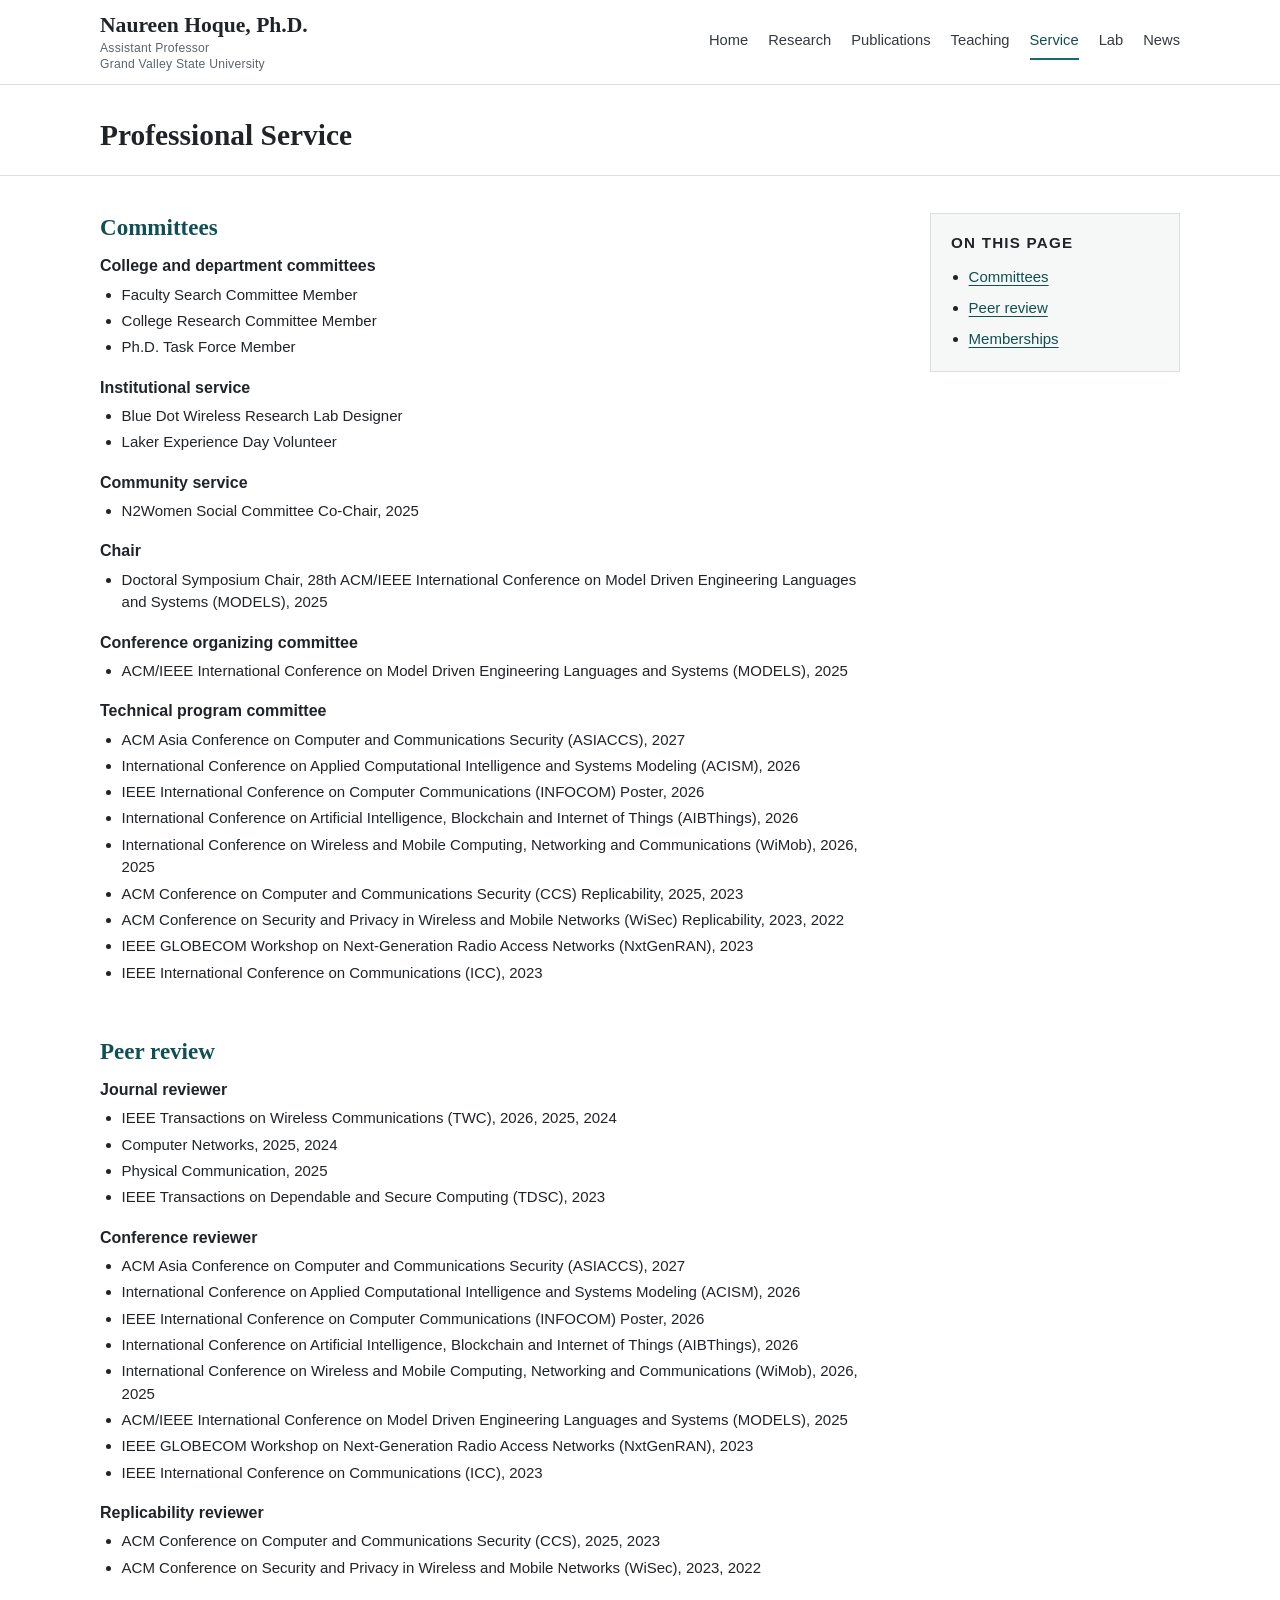
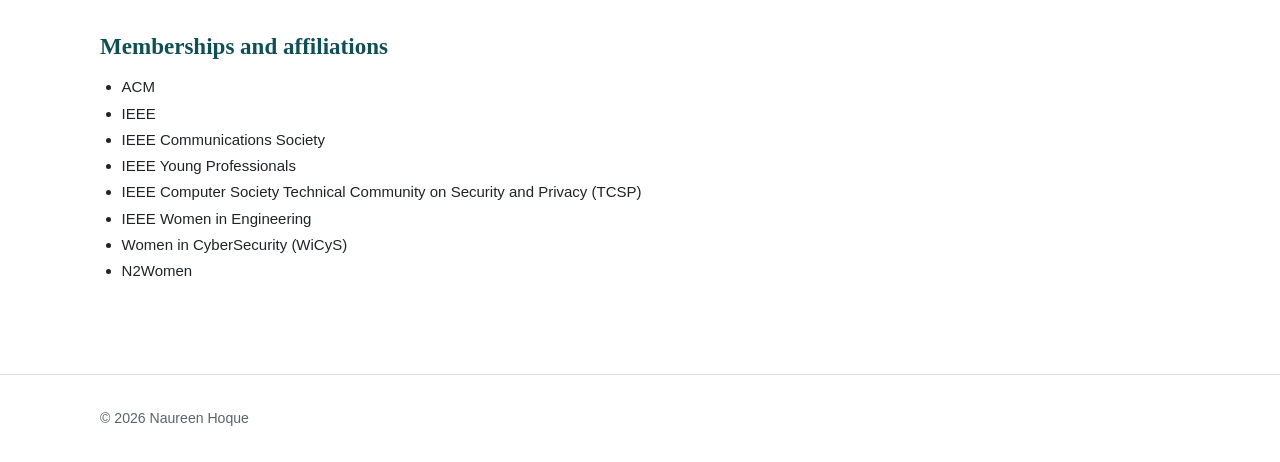
<file: service.html>
<!DOCTYPE html>
<html lang="en">
<head>
  <meta charset="utf-8" />
  <meta name="viewport" content="width=device-width, initial-scale=1" />
  <meta
    name="description"
    content="Professional service, committee work, peer review, and memberships of Naureen Hoque."
  />

  <title>Service | Naureen Hoque</title>

  <link href="styles.css" rel="stylesheet" />
  <script defer src="script.js"></script>
</head>

<body class="service-page-view">
  <a class="skip-link" href="#main">Skip to main content</a>

  <header class="site-header">
    <div class="shell header-inner">
      <a class="site-name" href="index.html">
        Naureen Hoque, Ph.D.
        <small>Assistant Professor</small>
        <small>Grand Valley State University</small>
      </a>

      <button
        class="menu-button"
        type="button"
        aria-controls="primary-nav"
        aria-expanded="false"
      >
        Menu
      </button>

      <nav
        id="primary-nav"
        class="nav-links"
        aria-label="Primary navigation"
      >
        <a href="index.html">Home</a>
        <a href="research.html">Research</a>
        <a href="publications.html">Publications</a>
        <a href="teaching.html">Teaching</a>
        <a href="service.html" aria-current="page">Service</a>
        <a href="lab.html">Lab</a>
        <a href="news.html">News</a>
      </nav>
    </div>
  </header>

  <main id="main">
    <section class="page-title">
      <div class="shell">
        <h1>Professional Service</h1>
      </div>
    </section>

    <div class="content">
      <div class="shell content-grid">

        <div class="main-column service-page">

          <!-- Committees -->
          <section id="committees">
            <h2>Committees</h2>

            <div class="service-group">
              <h3>College and department committees</h3>

              <ul class="service-list">
                <li>Faculty Search Committee Member</li>
                <li>College Research Committee Member</li>
                <li>Ph.D. Task Force Member</li>
              </ul>
            </div>

            <div class="service-group">
              <h3>Institutional service</h3>

              <ul class="service-list">
                <li>Blue Dot Wireless Research Lab Designer</li>
                <li>Laker Experience Day Volunteer</li>
              </ul>
            </div>

            <div class="service-group">
              <h3>Community service</h3>

              <ul class="service-list">
                <li>N2Women Social Committee Co-Chair, 2025</li>
              </ul>
            </div>

            <div class="service-group">
              <h3>Chair</h3>

              <ul class="service-list">
                <li>
                  Doctoral Symposium Chair, 28th ACM/IEEE International
                  Conference on Model Driven Engineering Languages and
                  Systems (MODELS), 2025
                </li>
              </ul>
            </div>

            <div class="service-group">
              <h3>Conference organizing committee</h3>

              <ul class="service-list">
                <li>
                  ACM/IEEE International Conference on Model Driven
                  Engineering Languages and Systems (MODELS), 2025
                </li>
              </ul>
            </div>

            <div class="service-group">
              <h3>Technical program committee</h3>

              <ul class="service-list">
                <li>
                  ACM Asia Conference on Computer and Communications
                  Security (ASIACCS), 2027
                </li>

                <li>
                International Conference on Applied Computational 
                  Intelligence and Systems Modeling (ACISM), 2026
                </li>

                <li>
                  IEEE International Conference on Computer Communications
                  (INFOCOM) Poster, 2026
                </li>

                <li>
                  International Conference on Artificial Intelligence,
                  Blockchain and Internet of Things (AIBThings), 2026
                </li>

                <li>
                  International Conference on Wireless and Mobile
                  Computing, Networking and Communications (WiMob),
                  2026, 2025
                </li>

                <li>
                  ACM Conference on Computer and Communications Security
                  (CCS) Replicability,
                  2025, 2023
                </li>

                <li>
                  ACM Conference on Security and Privacy in Wireless and
                  Mobile Networks (WiSec) Replicability, 2023, 2022
                </li>

                <li>
                  IEEE GLOBECOM Workshop on Next-Generation Radio Access
                  Networks (NxtGenRAN), 2023
                </li>

                <li>
                  IEEE International Conference on Communications
                  (ICC), 2023
                </li>
              </ul>
            </div>
          </section>

          <!-- Peer review -->
          <section id="review">
            <h2>Peer review</h2>
          
            <div class="service-group">
              <h3>Journal reviewer</h3>
              <ul class="service-list">
                <li>IEEE Transactions on Wireless Communications (TWC), 2026, 2025, 2024</li>
                <li>Computer Networks, 2025, 2024</li>
                <li>Physical Communication, 2025</li>
                <li>IEEE Transactions on Dependable and Secure Computing (TDSC), 2023</li>
              </ul>
            </div>
          
            <div class="service-group">
              <h3>Conference reviewer</h3>
              <ul class="service-list">
                <li>ACM Asia Conference on Computer and Communications Security (ASIACCS), 2027</li>
                <li>International Conference on Applied Computational Intelligence and Systems Modeling (ACISM), 2026</li>
                <li>IEEE International Conference on Computer Communications (INFOCOM) Poster, 2026</li>
                <li>International Conference on Artificial Intelligence, Blockchain and Internet of Things (AIBThings), 2026</li>
                <li>International Conference on Wireless and Mobile Computing, Networking and Communications (WiMob), 2026, 2025</li>
                <li>ACM/IEEE International Conference on Model Driven Engineering Languages and Systems (MODELS), 2025</li>
                <li>IEEE GLOBECOM Workshop on Next-Generation Radio Access Networks (NxtGenRAN), 2023</li>
                <li>IEEE International Conference on Communications (ICC), 2023</li>
              </ul>
            </div>
          
            <div class="service-group">
              <h3>Replicability reviewer</h3>
              <ul class="service-list">
                <li>ACM Conference on Computer and Communications Security (CCS), 2025, 2023</li>
                <li>ACM Conference on Security and Privacy in Wireless and Mobile Networks (WiSec), 2023, 2022</li>
              </ul>
            </div>
          </section>

          <!-- Memberships -->
          <section id="memberships">
            <h2>Memberships and affiliations</h2>

            <ul class="service-list membership-list">
              <li>ACM</li>
              <li>IEEE</li>
              <li>IEEE Communications Society</li>
              <li>IEEE Young Professionals</li>
              <li>
                IEEE Computer Society Technical Community on Security
                and Privacy (TCSP)
              </li>
              <li>IEEE Women in Engineering</li>
              <li>Women in CyberSecurity (WiCyS)</li>
              <li>N2Women</li>
            </ul>
          </section>

        </div>

        <aside class="aside">
          <h2>On this page</h2>

          <ul>
            <li><a href="#committees">Committees</a></li>
            <li><a href="#review">Peer review</a></li>
            <li><a href="#memberships">Memberships</a></li>
          </ul>
        </aside>

      </div>
    </div>
  </main>

  <footer class="site-footer">
    <div class="shell footer-inner">
      <span>
        © <span data-current-year></span> Naureen Hoque
      </span>
    </div>
  </footer>
</body>
</html>
</file>
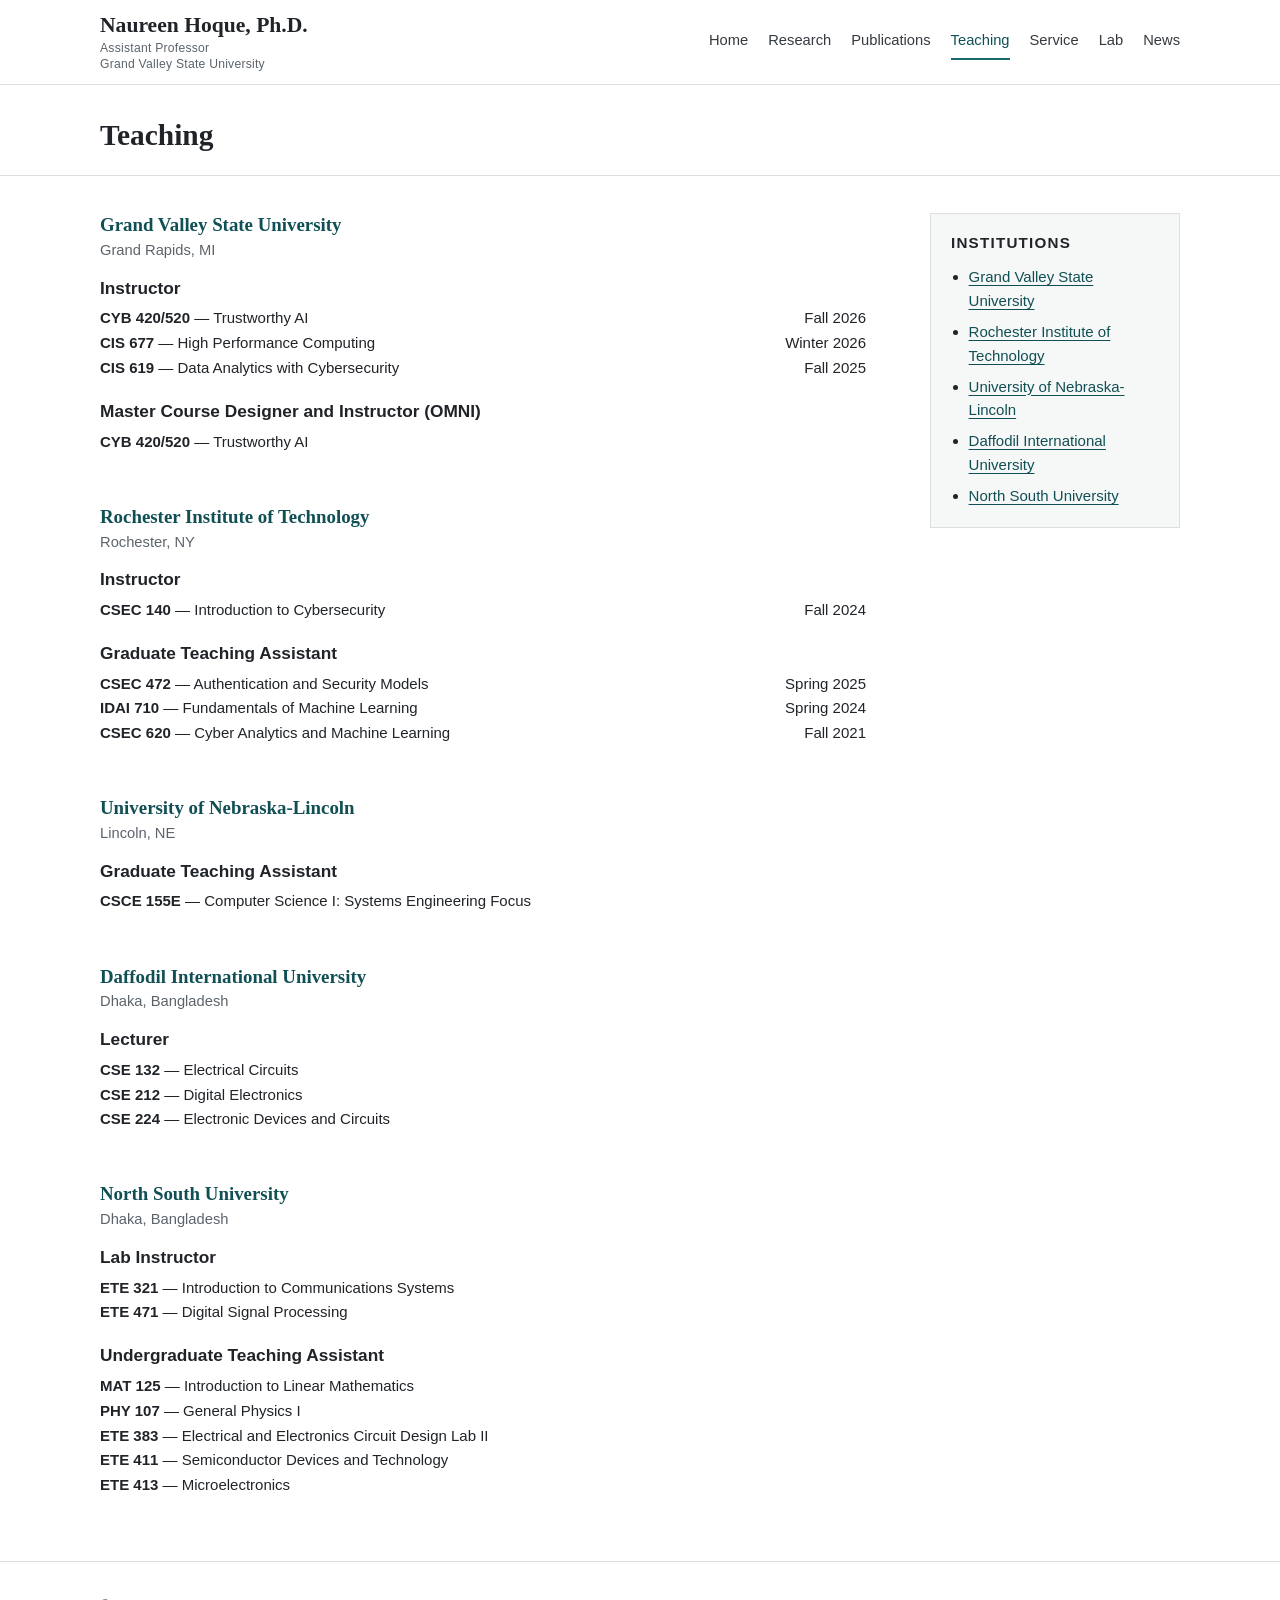
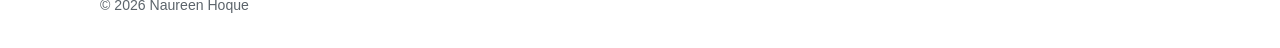
<file: teaching.html>
<!DOCTYPE html>
<html lang="en">
<head>
  <meta charset="utf-8" />
  <meta name="viewport" content="width=device-width, initial-scale=1" />
  <meta
    name="description"
    content="Teaching experience of Naureen Hoque."
  />

  <title>Teaching | Naureen Hoque</title>

  <link href="styles.css" rel="stylesheet" />
  <script defer src="script.js"></script>
</head>

<body class="teaching-page">
  <a class="skip-link" href="#main">Skip to main content</a>

  <header class="site-header">
    <div class="shell header-inner">
      <a class="site-name" href="index.html">
        Naureen Hoque, Ph.D.
        <small>Assistant Professor</small>
        <small>Grand Valley State University</small>
      </a>

      <button
        class="menu-button"
        type="button"
        aria-controls="primary-nav"
        aria-expanded="false"
      >
        Menu
      </button>

      <nav
        id="primary-nav"
        class="nav-links"
        aria-label="Primary navigation"
      >
        <a href="index.html">Home</a>
        <a href="research.html">Research</a>
        <a href="publications.html">Publications</a>
        <a href="teaching.html" aria-current="page">Teaching</a>
        <a href="service.html">Service</a>
        <a href="lab.html">Lab</a>
        <a href="news.html">News</a>
      </nav>
    </div>
  </header>

  <main id="main">
    <section class="page-title">
      <div class="shell">
        <h1>Teaching</h1>
      </div>
    </section>

    <div class="content">
      <div class="shell content-grid">

        <div class="main-column">

          <!-- Grand Valley State University -->
          <section id="gvsu">
            <h2>Grand Valley State University</h2>
            <p class="institution-location">Grand Rapids, MI</p>

            <div class="course-group">
              <h3>Instructor</h3>

              <ul class="course-list">
                <li>
                  <span>
                    <strong>CYB 420/520</strong> — Trustworthy AI
                  </span>
                  <span>Fall 2026</span>
                </li>

                <li>
                  <span>
                    <strong>CIS 677</strong> — High Performance Computing
                  </span>
                  <span>Winter 2026</span>
                </li>

                <li>
                  <span>
                    <strong>CIS 619</strong> — Data Analytics with Cybersecurity
                  </span>
                  <span>Fall 2025</span>
                </li>
              </ul>
            </div>

            <div class="course-group">
              <h3>Master Course Designer and Instructor (OMNI)</h3>

              <ul class="course-list">
                <li>
                  <span>
                    <strong>CYB 420/520</strong> — Trustworthy AI
                  </span>
                </li>
              </ul>
            </div>
          </section>

          <!-- Rochester Institute of Technology -->
          <section id="rit">
            <h2>Rochester Institute of Technology</h2>
            <p class="institution-location">Rochester, NY</p>

            <div class="course-group">
              <h3>Instructor</h3>

              <ul class="course-list">
                <li>
                  <span>
                    <strong>CSEC 140</strong> — Introduction to Cybersecurity
                  </span>
                  <span>Fall 2024</span>
                </li>
              </ul>
            </div>

            <div class="course-group">
              <h3>Graduate Teaching Assistant</h3>

              <ul class="course-list">
                <li>
                  <span>
                    <strong>CSEC 472</strong> — Authentication and Security Models
                  </span>
                  <span>Spring 2025</span>
                </li>

                <li>
                  <span>
                    <strong>IDAI 710</strong> — Fundamentals of Machine Learning
                  </span>
                  <span>Spring 2024</span>
                </li>

                <li>
                  <span>
                    <strong>CSEC 620</strong> — Cyber Analytics and Machine Learning
                  </span>
                  <span>Fall 2021</span>
                </li>
              </ul>
            </div>
          </section>

          <!-- University of Nebraska-Lincoln -->
          <section id="unl">
            <h2>University of Nebraska-Lincoln</h2>
            <p class="institution-location">Lincoln, NE</p>

            <div class="course-group">
              <h3>Graduate Teaching Assistant</h3>

              <ul class="course-list">
                <li>
                  <span>
                    <strong>CSCE 155E</strong> — Computer Science I:
                    Systems Engineering Focus
                  </span>
                </li>
              </ul>
            </div>
          </section>

          <!-- Daffodil International University -->
          <section id="diu">
            <h2>Daffodil International University</h2>
            <p class="institution-location">Dhaka, Bangladesh</p>

            <div class="course-group">
              <h3>Lecturer</h3>

              <ul class="course-list">
                <li>
                  <span>
                    <strong>CSE 132</strong> — Electrical Circuits
                  </span>
                </li>

                <li>
                  <span>
                    <strong>CSE 212</strong> — Digital Electronics
                  </span>
                </li>

                <li>
                  <span>
                    <strong>CSE 224</strong> — Electronic Devices and Circuits
                  </span>
                </li>
              </ul>
            </div>
          </section>

          <!-- North South University -->
          <section id="nsu">
            <h2>North South University</h2>
            <p class="institution-location">Dhaka, Bangladesh</p>

            <div class="course-group">
              <h3>Lab Instructor</h3>

              <ul class="course-list">
                <li>
                  <span>
                    <strong>ETE 321</strong> — Introduction to Communications Systems
                  </span>
                </li>

                <li>
                  <span>
                    <strong>ETE 471</strong> — Digital Signal Processing
                  </span>
                </li>
              </ul>
            </div>

            <div class="course-group">
              <h3>Undergraduate Teaching Assistant</h3>

              <ul class="course-list">
                <li>
                  <span>
                    <strong>MAT 125</strong> — Introduction to Linear Mathematics
                  </span>
                </li>

                <li>
                  <span>
                    <strong>PHY 107</strong> — General Physics I
                  </span>
                </li>

                <li>
                  <span>
                    <strong>ETE 383</strong> — Electrical and Electronics Circuit Design Lab II
                  </span>
                </li>

                <li>
                  <span>
                    <strong>ETE 411</strong> — Semiconductor Devices and Technology
                  </span>
                </li>

                <li>
                  <span>
                    <strong>ETE 413</strong> — Microelectronics
                  </span>
                </li>
              </ul>
            </div>
          </section>

        </div>

        <aside class="aside">
          <h2>Institutions</h2>

          <ul>
            <li>
              <a href="#gvsu">Grand Valley State University</a>
            </li>

            <li>
              <a href="#rit">Rochester Institute of Technology</a>
            </li>

            <li>
              <a href="#unl">University of Nebraska-Lincoln</a>
            </li>

            <li>
              <a href="#diu">Daffodil International University</a>
            </li>

            <li>
              <a href="#nsu">North South University</a>
            </li>
          </ul>
        </aside>

      </div>
    </div>
  </main>

  <footer class="site-footer">
    <div class="shell footer-inner">
      <span>
        © <span data-current-year></span> Naureen Hoque
      </span>
    </div>
  </footer>
</body>
</html>
</file>
<file: styles.css>
:root {
  --ink: #202428;
  --muted: #5c646b;
  --accent: #176a70;
  --accent-dark: #104f54;
  --line: #dcdfe1;
  --soft: #f6f7f7;
  --paper: #ffffff;
  --max: 1080px;
}

* {
  box-sizing: border-box;
}

html {
  scroll-behavior: smooth;
}

body {
  margin: 0;
  color: var(--ink);
  background: var(--paper);
  font-family: Arial, Helvetica, sans-serif;
  font-size: 15px;
  line-height: 1.58;
}

a {
  color: var(--accent-dark);
  text-underline-offset: 0.18em;
}

a:hover {
  color: var(--accent);
}

img {
  display: block;
  max-width: 100%;
}

.skip-link {
  position: fixed;
  top: 0.75rem;
  left: 0.75rem;
  z-index: 1000;
  padding: 0.55rem 0.8rem;
  color: #ffffff;
  background: var(--accent-dark);
  transform: translateY(-180%);
}

.skip-link:focus {
  transform: translateY(0);
}

.shell {
  width: min(calc(100% - 2.5rem), var(--max));
  margin-inline: auto;
}

.site-header {
  border-bottom: 1px solid var(--line);
  background: rgba(255, 255, 255, 0.98);
}

.header-inner {
  min-height: 84px;
  display: flex;
  align-items: center;
  justify-content: space-between;
  gap: 2rem;
}

.site-name {
  color: var(--ink);
  font-family: Georgia, "Times New Roman", serif;
  font-size: 1.35rem;
  font-weight: 700;
  line-height: 1.2;
  text-decoration: none;
}

.site-name small {
  display: block;
  margin-top: 0.18rem;
  color: var(--muted);
  font-family: Arial, Helvetica, sans-serif;
  font-size: 0.76rem;
  font-weight: 400;
  letter-spacing: 0.02em;
}

.site-name small + small {
  margin-top: 0.05rem;
}

.nav-links {
  display: flex;
  align-items: center;
  flex-wrap: wrap;
  gap: 0.35rem 1.25rem;
}

.nav-links a {
  padding: 0.35rem 0;
  color: #343a3f;
  border-bottom: 2px solid transparent;
  font-size: 0.92rem;
  text-decoration: none;
}

.nav-links a:hover,
.nav-links a[aria-current="page"] {
  color: var(--accent-dark);
  border-bottom-color: var(--accent);
}

.menu-button {
  display: none;
  padding: 0.45rem 0.65rem;
  border: 1px solid var(--line);
  color: var(--ink);
  background: #ffffff;
  font: inherit;
  cursor: pointer;
}

.page-title {
  padding: 2.1rem 0 1.45rem;
  border-bottom: 1px solid var(--line);
}

.page-title h1,
.hero h1,
.section h2,
.content h2 {
  font-family: Georgia, "Times New Roman", serif;
  font-weight: 700;
}

.page-title h1 {
  margin: 0;
  font-size: clamp(1.55rem, 2.3vw, 1.95rem);
  line-height: 1.12;
}

.page-title p {
  max-width: 760px;
  margin: 0;
  color: var(--muted);
}

.hero {
  padding: 3.25rem 0 3.5rem;
}

.hero-grid {
  display: grid;
  grid-template-columns: minmax(230px, 300px) minmax(0, 1fr);
  gap: clamp(2.5rem, 6vw, 5rem);
  align-items: start;
}

.portrait {
  width: 100%;
  aspect-ratio: 4 / 5;
  object-fit: cover;
  object-position: center 22%;
  border: 1px solid var(--line);
}

.profile-caption {
  margin-top: 1rem;
}

.profile-caption p {
  margin: 0.1rem 0;
  color: var(--muted);
  font-size: 0.92rem;
}

.profile-caption strong {
  color: var(--ink);
}

.hero h1 {
  margin: -0.15rem 0 1.2rem;
  font-size: clamp(2.15rem, 4vw, 3.15rem);
  line-height: 1.04;
}

.hero .position {
  margin: 0 0 1.55rem;
  color: var(--accent-dark);
  font-size: 1.05rem;
  font-weight: 700;
}

.lead {
  max-width: 730px;
  margin: 0 0 1.25rem;
  color: #30363a;
  font-family: Georgia, "Times New Roman", serif;
  font-size: clamp(1.05rem, 1.7vw, 1.22rem);
  line-height: 1.55;
}

.hero-copy p:not(.position):not(.lead) {
  max-width: 730px;
  color: var(--muted);
}

.link-row {
  display: flex;
  flex-wrap: wrap;
  gap: 0.55rem 1.1rem;
  margin-top: 1.65rem;
}

.link-row a {
  font-size: 0.92rem;
  font-weight: 700;
}

.section {
  padding: 3.5rem 0;
  border-top: 1px solid var(--line);
}

.section.soft {
  background: var(--soft);
}

.section h2,
.content h2 {
  margin: 0 0 1.3rem;
  font-size: clamp(1.4rem, 2.2vw, 1.75rem);
  line-height: 1.2;
}

.section-intro {
  max-width: 760px;
  margin: -0.65rem 0 1.8rem;
  color: var(--muted);
}

.two-column {
  display: grid;
  grid-template-columns: repeat(2, minmax(0, 1fr));
  gap: 2rem 3rem;
}

.topic {
  padding-top: 1rem;
  border-top: 2px solid var(--accent);
}

.topic h3 {
  margin: 0 0 0.55rem;
  font-size: 1.08rem;
}

.topic p {
  margin: 0;
  color: var(--muted);
}

/* News */
.news-list {
  margin: 0;
  padding: 0;
  list-style: none;
}

.news-list li {
  display: grid;
  grid-template-columns: 110px minmax(0, 1fr);
  gap: 1rem;
  margin: 0;
  padding: 0.45rem 0;
  border: 0;
}

.news-list li.year-end {
  margin-bottom: 0.35rem;
  padding-bottom: 0.8rem;
  border-bottom: 1px solid var(--line);
}

.news-list li.year-end:last-child {
  border-bottom: 0;
}

.news-list time {
  color: var(--accent-dark);
  font-size: 0.94rem;
  font-weight: 700;
  line-height: 1.4;
}

.news-list p {
  margin: 0;
  color: var(--muted);
  font-size: 0.94rem;
  line-height: 1.5;
}

.news-list a {
  color: var(--accent-dark);
}

.news-list a:hover {
  color: var(--accent);
}

.content {
  padding: 2.35rem 0 4rem;
}

.content-grid {
  display: grid;
  grid-template-columns: minmax(0, 1fr) 250px;
  gap: 4rem;
  align-items: start;
}

.main-column > section + section {
  margin-top: 3.2rem;
}

.main-column section > h2 {
  margin-bottom: 1rem;
}

.main-column h3 {
  font-size: 1.02rem;
}

.aside {
  position: sticky;
  top: 1.5rem;
  padding: 1.25rem;
  border: 1px solid var(--line);
  background: var(--soft);
}

.aside h2 {
  margin: 0 0 0.8rem;
  font-family: Arial, Helvetica, sans-serif;
  font-size: 0.95rem;
  text-transform: uppercase;
  letter-spacing: 0.08em;
}

.aside ul {
  margin: 0;
  padding-left: 1.1rem;
}

.aside li + li {
  margin-top: 0.45rem;
}

.detail-list {
  margin: 0;
}

.detail-list > div {
  display: grid;
  grid-template-columns: minmax(150px, 220px) minmax(0, 1fr);
  gap: 1.25rem;
  padding: 1rem 0;
  border-top: 1px solid var(--line);
}

.detail-list > div:first-child {
  border-top: 0;
}

.detail-list dt {
  font-weight: 700;
}

.detail-list dd {
  margin: 0;
  color: var(--muted);
}

/* Publications */
.publication-list {
  margin: 0;
  padding: 0;
  list-style: none;
}

.publication-list > li {
  display: grid;
  grid-template-columns: 72px minmax(0, 1fr);
  gap: 1rem;
  margin: 0;
  padding: 0.28rem 0;
  border: 0;
}

.publication-list > li.year-end {
  border-bottom: 1px solid var(--line);
}

.publication-list > li.year-end:last-child {
  border-bottom: 0;
}

.publication-entry {
  margin: 0;
  line-height: 1.45;
}

.publication-entry strong {
  color: var(--ink);
  font-weight: 700;
}

.publication-entry a,
.publication-entry a:visited,
.publication-entry a:hover,
.publication-entry a:focus {
  color: var(--accent-dark);
  border-bottom: 0;
  text-decoration: none;
}

.publication-entry a:hover,
.publication-entry a:focus {
  color: var(--accent);
}

.pub-year {
  color: var(--accent-dark);
  font-weight: 700;
}

.pub-title {
  margin: 0 0 0.25rem;
  font-family: Georgia, "Times New Roman", serif;
  font-size: 1.06rem;
  font-weight: 700;
  line-height: 1.45;
}

.pub-meta,
.pub-note {
  margin: 0.16rem 0 0;
  color: var(--muted);
  font-size: 0.94rem;
}

.pub-venue {
  color: var(--ink);
  font-weight: 700;
}

/* Teaching page */
.teaching-page .main-column section > h2 {
  margin: 0 0 0.2rem;
  color: var(--accent-dark);
  font-size: 1.18rem;
  line-height: 1.25;
}

.teaching-page .institution-location {
  margin: 0 0 1rem;
  color: var(--muted);
  font-size: 0.92rem;
  line-height: 1.4;
}

.teaching-page .course-group {
  margin: 0 0 1.25rem;
}

.teaching-page .course-group:last-child {
  margin-bottom: 0;
}

.teaching-page .course-group h3 {
  margin: 0 0 0.4rem;
  font-size: 1.08rem;
  line-height: 1.3;
}

.teaching-page .course-list {
  margin: 0;
  padding: 0;
  list-style: none;
}

.teaching-page .course-list li {
  display: grid;
  grid-template-columns: minmax(0, 1fr) auto;
  gap: 0.75rem;
  margin: 0;
  padding: 0.12rem 0;
  border: 0;
  line-height: 1.4;
}

/* Semester and year: black and regular weight */
.teaching-page .course-list li > span:last-child:not(:only-child) {
  color: var(--ink);
  font-weight: 400;
  white-space: nowrap;
}

.teaching-page .course-list li > span:only-child {
  color: var(--ink);
}

/* Tables */
.compact-table {
  width: 100%;
  border-collapse: collapse;
}

.compact-table th,
.compact-table td {
  padding: 0.72rem 0.6rem;
  border-top: 1px solid var(--line);
  text-align: left;
  vertical-align: top;
}

.compact-table th {
  width: 31%;
  color: var(--ink);
  font-size: 0.92rem;
}

.compact-table td {
  color: var(--muted);
}

.callout {
  padding: 1.35rem 1.5rem;
  border-left: 4px solid var(--accent);
  background: var(--soft);
}

.callout p:first-child {
  margin-top: 0;
}

.callout p:last-child {
  margin-bottom: 0;
}

.cv-frame {
  width: 100%;
  min-height: 820px;
  border: 1px solid var(--line);
  background: var(--soft);
}

.button-link {
  display: inline-block;
  padding: 0.65rem 0.95rem;
  border: 1px solid var(--accent-dark);
  color: var(--accent-dark);
  font-weight: 700;
  text-decoration: none;
}

.button-link:hover {
  color: #ffffff;
  background: var(--accent-dark);
}

.site-footer {
  padding: 2rem 0;
  border-top: 1px solid var(--line);
  color: var(--muted);
  font-size: 0.88rem;
}

.footer-inner {
  display: flex;
  justify-content: space-between;
  gap: 1rem;
}

/* Homepage */
.home-hero {
  min-height: calc(100vh - 170px);
}

.home-hero .hero-grid {
  align-items: start;
}

.home-hero .hero-copy {
  padding-top: 0.2rem;
}

.about-text {
  max-width: 760px;
  margin: 0;
  color: #3f474d;
  font-family: Georgia, "Times New Roman", serif;
  font-size: clamp(1.08rem, 1.8vw, 1.3rem);
  line-height: 1.75;
}

.profile-email {
  margin-top: 0.8rem !important;
  color: var(--ink) !important;
  font-weight: 700;
}

.home-hero .link-row {
  margin-top: 1.5rem;
}

.home-hero .link-row a {
  font-weight: 600;
}

/* Service page */

.service-page > section {
  margin: 0 0 1.6rem;
}

/* Main section titles: Committees, Peer review, Memberships */
.service-page > section > h2 {
  margin: 0 0 0.75rem;
  color: var(--accent-dark);
  font-size: clamp(1.2rem, 1.8vw, 1.45rem);
  line-height: 1.3;
}

/* Individual groups within each main section */
.service-group {
  margin: 0 0 1rem;
}

/* Subsection titles remain black */
.service-page .service-group h3 {
  margin: 0 0 0.3rem;
  color: var(--ink);
  font-size: 1rem;
  font-weight: 700;
  line-height: 1.35;
}

/* Service lists */
.service-list {
  margin: 0;
  padding-left: 1.35rem;
  list-style: disc;
}

.service-list li {
  display: list-item;
  margin: 0;
  padding: 0.12rem 0;
  color: var(--ink);
  border: 0;
  font-size: inherit;
  font-weight: 400;
  line-height: 1.5;
}

.service-list strong,
.service-list span,
.service-year {
  color: inherit;
  font-size: inherit;
  font-weight: 400;
  white-space: normal;
}

/* Service page title */
.service-page-view .page-title h1 {
  font-size: clamp(1.55rem, 2.3vw, 1.95rem);
}

/* Research page */

.research-page > section {
  margin: 0 0 1.6rem;
}

/* Main titles: Research Projects and Datasets and Testbeds */
.research-page > section > h2 {
  margin: 0 0 0.75rem;
  color: var(--accent-dark);
  font-size: clamp(1.2rem, 1.8vw, 1.45rem);
  line-height: 1.3;
}

/* Individual research projects */
.research-project {
  margin: 0 0 1.4rem;
}

/* Individual dataset and testbed entries */
.research-resource {
  margin: 0 0 1.25rem;
}

/* Project, dataset, and testbed titles remain black */
.research-page .research-project h3,
.research-page .research-resource h3 {
  margin: 0 0 0.3rem;
  color: var(--ink);
  font-size: 1rem;
  font-weight: 700;
  line-height: 1.35;
}

/* Project descriptions */
.research-page .research-project > p,
.research-page .research-resource > p {
  margin: 0 0 0.6rem;
  color: var(--ink);
  font-size: inherit;
  line-height: 1.5;
}

/* Selected publications heading */
.research-page .selected-publications-title {
  margin: 0.55rem 0 0.25rem;
  color: var(--ink);
  font-size: 0.95rem;
  font-weight: 700;
  line-height: 1.35;
}

/* Compact publication spacing on the Research page */
.research-page .publication-list {
  margin: 0;
}

.research-page .publication-list > li {
  padding: 0.22rem 0;
}

/* Compact homepage profile layout */
.home-page .profile-caption {
  display: none;
}

.home-page .home-hero {
  min-height: auto;
  padding: 2.35rem 0 3rem;
}

.home-page .hero-copy {
  padding-top: 0;
}

.home-page .hero h1 {
  margin: 0 0 0.7rem;
  font-size: clamp(2rem, 3.2vw, 2.65rem);
  line-height: 1.06;
}

.home-page .homepage-position {
  margin: 0 0 0.9rem;
}

.home-page .homepage-position p {
  margin: 0.05rem 0;
  color: var(--ink);
  font-family: Georgia, "Times New Roman", serif;
  font-size: 1rem;
  line-height: 1.3;
}

.home-page .homepage-position p:first-child {
  font-weight: 700;
}

.home-page .homepage-info-block {
  margin-top: 0.9rem;
}

.home-page .homepage-info-block h2 {
  margin: 0 0 0.2rem;
  color: var(--accent-dark);
  font-family: Georgia, "Times New Roman", serif;
  font-size: 1.04rem;
  line-height: 1.25;
}

.home-page .homepage-info-block p {
  margin: 0.12rem 0;
  color: var(--ink);
  font-size: 0.98rem;
  line-height: 1.38;
}

.home-page .homepage-info-block ul {
  margin: 0.15rem 0 0;
  padding-left: 1.15rem;
}

.home-page .homepage-info-block li {
  margin: 0.04rem 0;
  font-size: 0.98rem;
  line-height: 1.35;
}

.home-page .homepage-info-block a,
.home-page .homepage-position a {
  color: var(--accent-dark);
}

.home-page .homepage-info-block a:hover,
.home-page .homepage-position a:hover {
  color: var(--accent);
}

@media (max-width: 820px) {
  .header-inner {
    min-height: 72px;
    align-items: center;
  }

  .menu-button {
    display: inline-block;
  }

  .site-name small + small {
    margin-top: 0.05rem;
  }

  .nav-links {
    display: none;
    position: absolute;
    top: 72px;
    left: 0;
    right: 0;
    z-index: 20;
    padding: 1rem 1.25rem 1.2rem;
    border-bottom: 1px solid var(--line);
    background: #ffffff;
  }

  .nav-links.open {
    display: grid;
  }

  .nav-links a {
    padding: 0.5rem 0;
  }

  .site-header {
    position: relative;
  }

  .hero-grid {
    grid-template-columns: 1fr;
  }

  .portrait {
    max-width: 330px;
  }

  .two-column {
    grid-template-columns: 1fr;
  }
}


/* Keep the Lab sidebar on the right on tablets and smaller laptop windows. */
@media (max-width: 820px) {
  .lab-page-view .content-grid {
    grid-template-columns: minmax(0, 1fr) 180px;
    gap: 1.5rem;
  }

  .lab-page-view .aside {
    position: sticky;
    top: 1.5rem;
  }

  .lab-page-view .page-title h1 {
    font-size: clamp(1.35rem, 3.5vw, 1.75rem);
    overflow-wrap: anywhere;
  }
}

/* Other internal pages may stack earlier, but the Lab page stays two-column. */
@media (max-width: 650px) {
  body:not(.lab-page-view) .content-grid {
    grid-template-columns: 1fr;
  }

  body:not(.lab-page-view) .aside {
    position: static;
  }
}

/* Stack the Lab page only on narrow phone screens. */
@media (max-width: 520px) {
  .lab-page-view .content-grid {
    grid-template-columns: 1fr;
  }

  .lab-page-view .aside {
    position: static;
  }
}

@media (max-width: 560px) {
  .shell {
    width: min(calc(100% - 1.5rem), var(--max));
  }

  .hero {
    padding-top: 2.4rem;
  }

  .hero h1 {
    font-size: 2.2rem;
  }

  .home-hero {
    min-height: auto;
  }

  .two-column {
    gap: 1.5rem;
  }

  .news-list li,
  .publication-list > li,
  .detail-list > div,
  .course-list li {
    grid-template-columns: 1fr;
    gap: 0.15rem;
  }

  .teaching-page .course-list li > span:last-child:not(:only-child) {
    white-space: normal;
  }

  .footer-inner {
    display: block;
  }

  .cv-frame {
    min-height: 620px;
  }

  .home-page .hero h1 {
    font-size: 2rem;
  }
}
</file>
